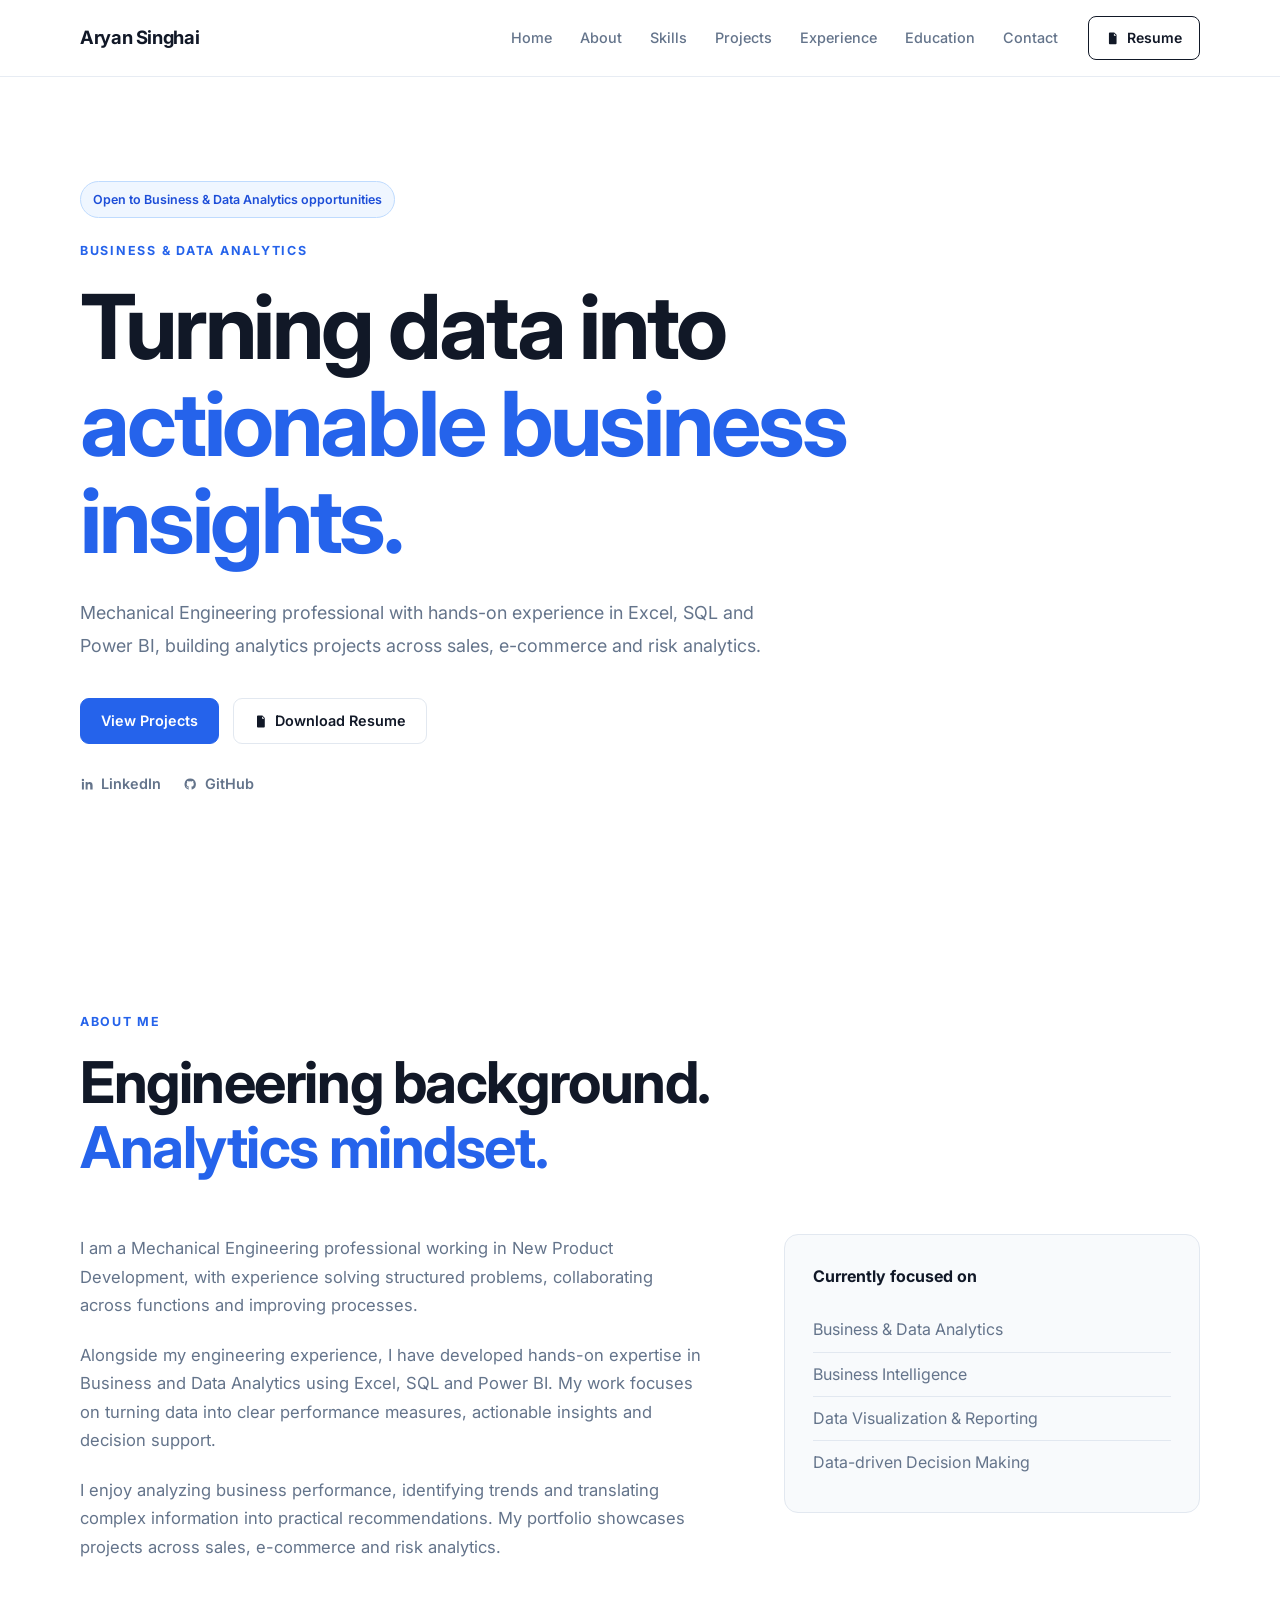
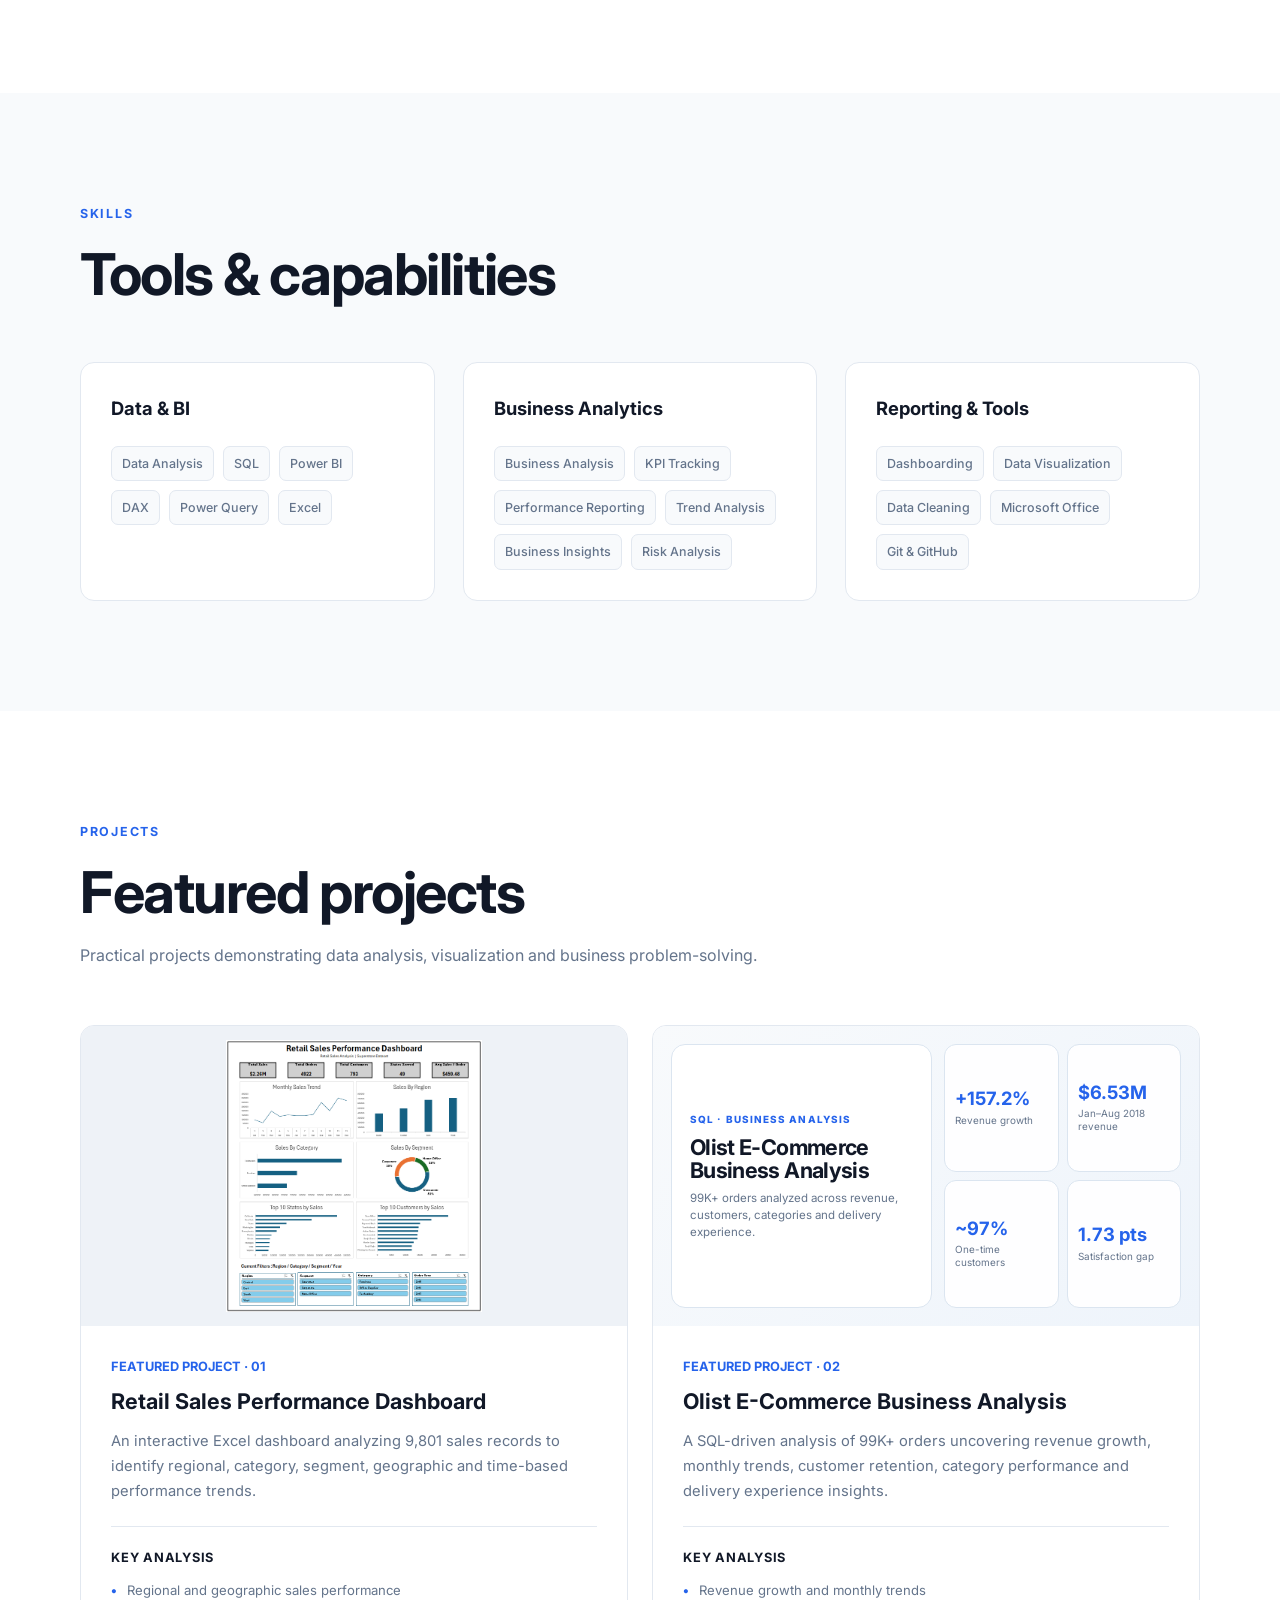
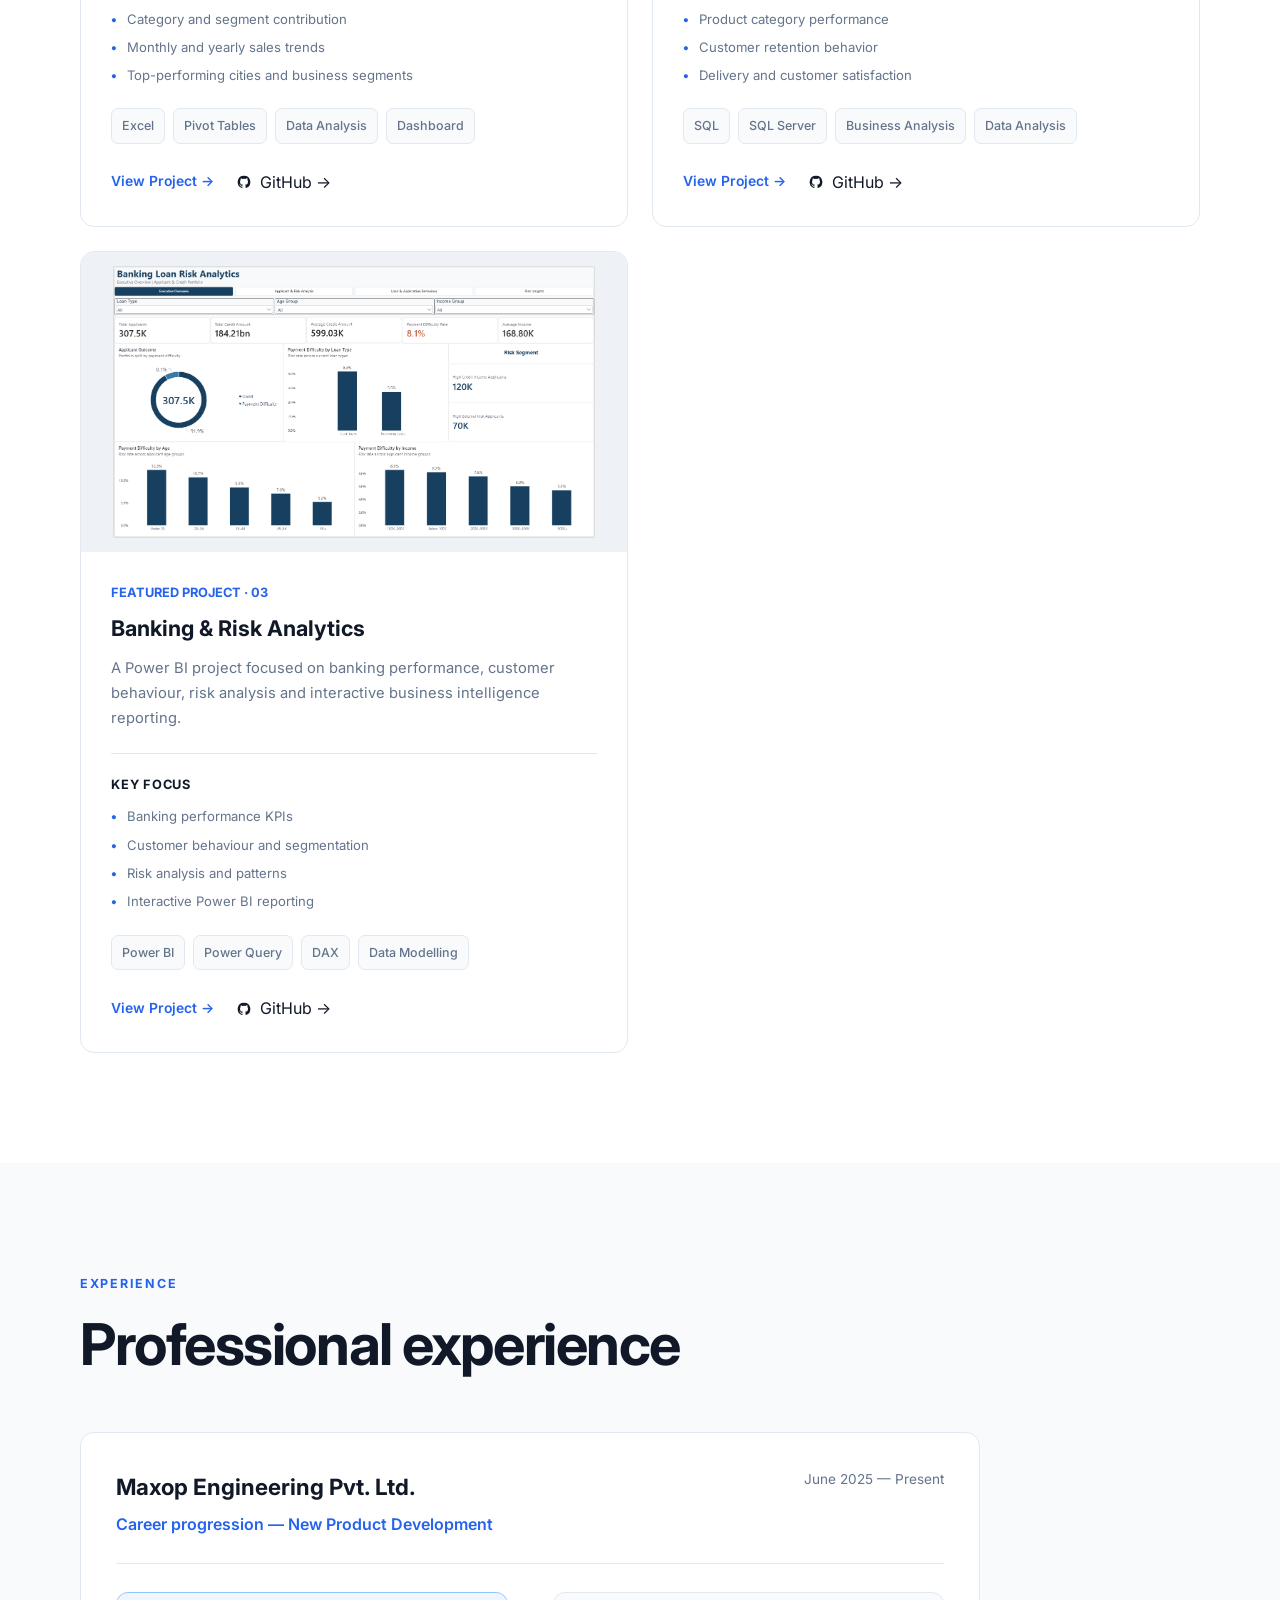
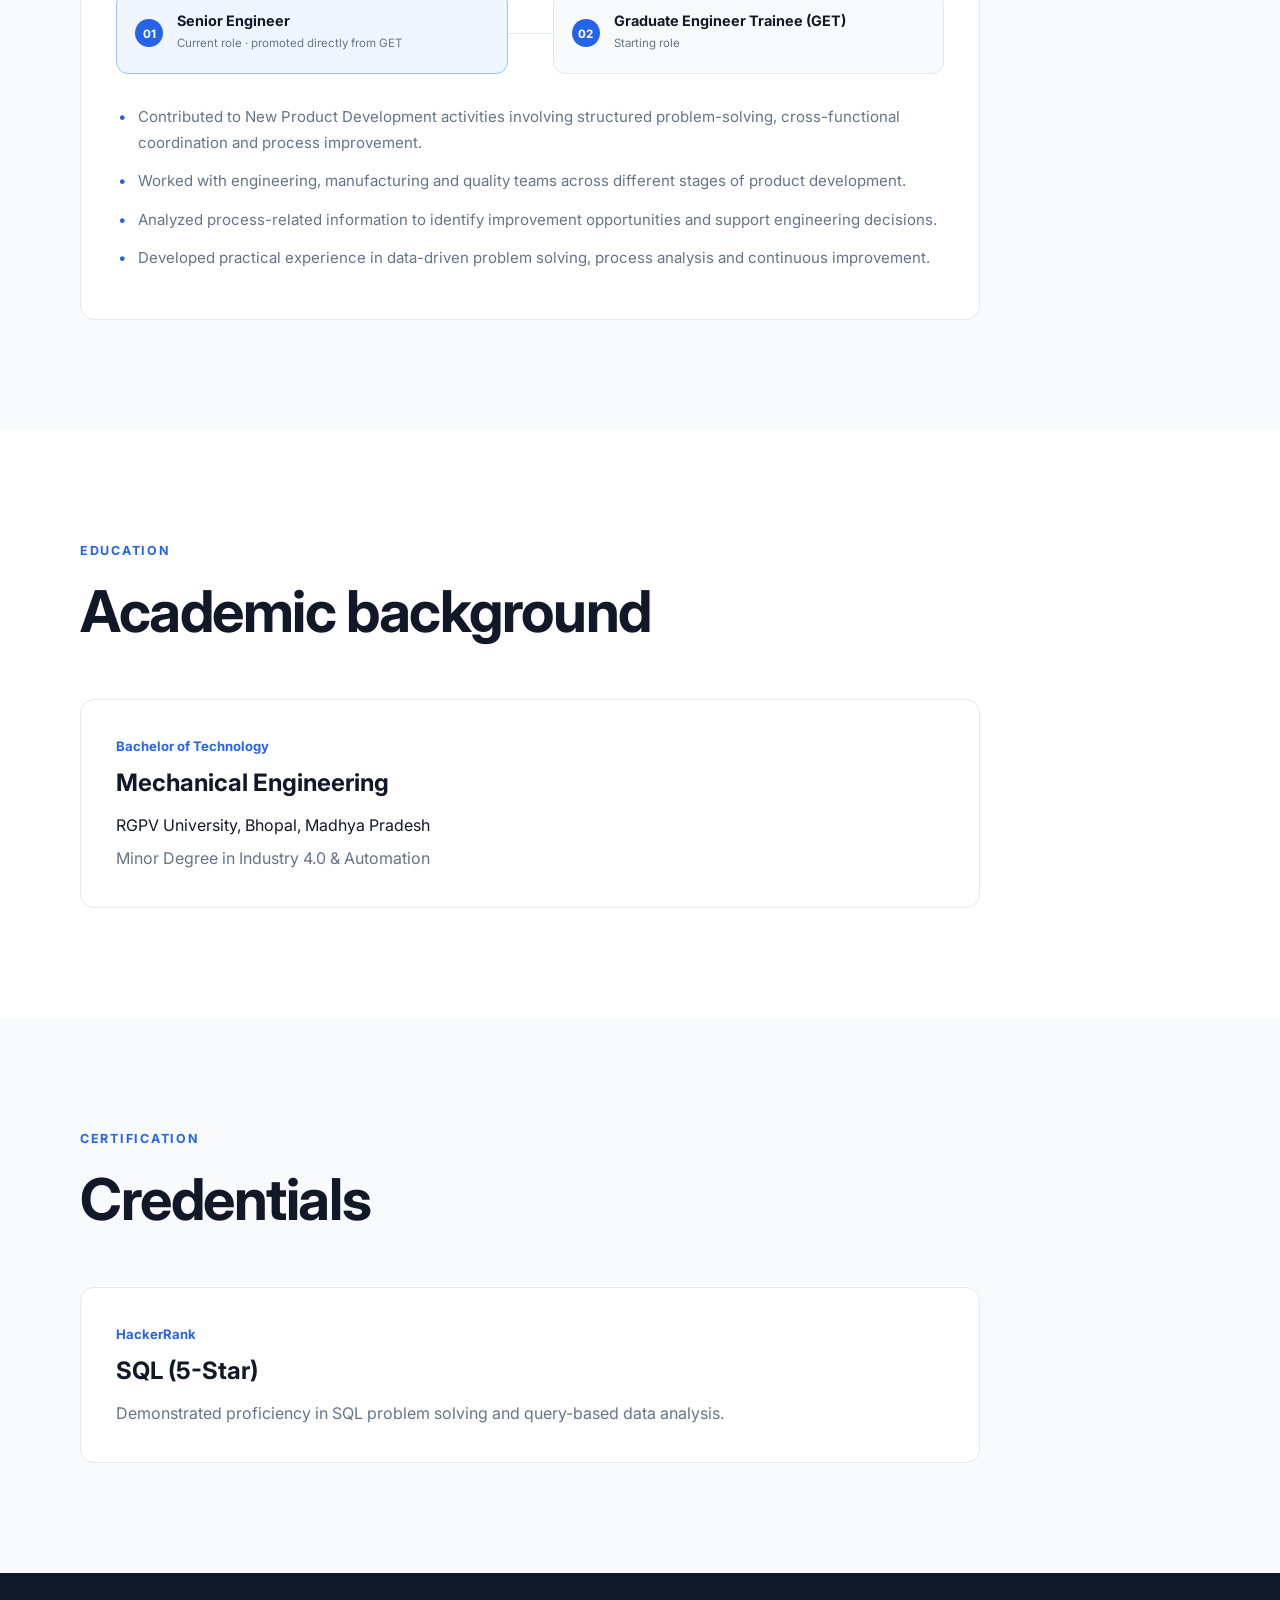
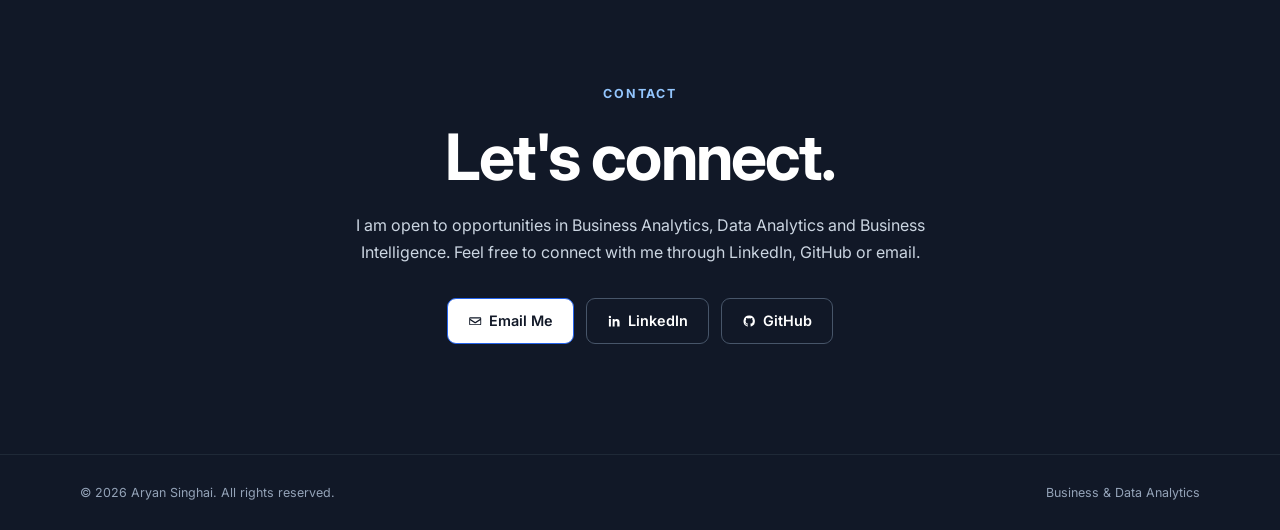
<file: index.html>
<!DOCTYPE html>
<html lang="en">
<head>
<meta charset="UTF-8"><meta name="viewport" content="width=device-width, initial-scale=1.0">
<link rel="icon" type="image/png" href="assets/images/favicon.png"><link rel="preconnect" href="https://fonts.googleapis.com"><link rel="preconnect" href="https://fonts.gstatic.com" crossorigin><link href="https://fonts.googleapis.com/css2?family=Inter:wght@400;500;600;700;800&display=swap" rel="stylesheet"><title>Aryan Singhai | Business & Data Analytics</title>
<meta name="description" content="Aryan Singhai's Business & Data Analytics portfolio featuring practical projects in Excel, SQL and Power BI, focused on data analysis, visualization and business insights."><link rel="canonical" href="https://aryan-singhai.github.io/"><meta name="author" content="Aryan Singhai"><link rel="stylesheet" href="style.css">
<style>
/* HOME PAGE REFINEMENTS — equal project preview frames + career progression */
#projects .project-image { height: 300px; background: #eef2f7; }
#projects .project-image > img { width: 100%; height: 100%; object-fit: contain; display: block; padding: 14px; }
#projects .olist-project-preview { height: 300px; padding: 18px; box-sizing: border-box; display: grid; grid-template-columns: 1.05fr .95fr; gap: 12px; background: linear-gradient(135deg,#f8fafc 0%,#eef4fb 100%); overflow: hidden; }
#projects .olist-project-preview .preview-main { min-width: 0; min-height: 0; padding: 18px; border: 1px solid #dbe5f0; border-radius: 14px; background: #fff; display: flex; flex-direction: column; justify-content: center; overflow: hidden; }
#projects .olist-project-preview .preview-kicker { color: #2563eb; font-size: .62rem; font-weight: 800; letter-spacing: .11em; text-transform: uppercase; margin-bottom: 8px; }
#projects .olist-project-preview .preview-main h4 { font-size: 1.35rem; line-height: 1.08; letter-spacing: -.03em; margin-bottom: 8px; }
#projects .olist-project-preview .preview-main p { color: #64748b; font-size: .72rem; line-height: 1.45; max-width: 260px; }
#projects .olist-project-preview .preview-kpis { min-width: 0; min-height: 0; display: grid; grid-template-columns: 1fr 1fr; grid-template-rows: minmax(0,1fr) minmax(0,1fr); gap: 8px; }
#projects .olist-project-preview .preview-kpi { min-width: 0; min-height: 0; padding: 12px 10px; border: 1px solid #dbe5f0; border-radius: 12px; background: rgba(255,255,255,.92); display: flex; flex-direction: column; justify-content: center; overflow: hidden; }
#projects .olist-project-preview .preview-kpi strong { color: #2563eb; font-size: 1.15rem; line-height: 1.05; }
#projects .olist-project-preview .preview-kpi span { margin-top: 5px; color: #64748b; font-size: .62rem; line-height: 1.25; }
#projects .banking-project-preview { height: 300px; padding: 0; overflow: hidden; background: #eef2f7; }
#projects .banking-project-preview img { width: 100%; height: 100%; object-fit: contain; display: block; }
.experience-progression { display: grid; grid-template-columns: 1fr 45px 1fr; align-items: center; margin: 28px 0 30px; }
.experience-stage { min-height: 82px; padding: 16px 18px; border: 1px solid var(--border); border-radius: 12px; background: var(--bg-alt); display: flex; align-items: center; gap: 14px; }
.experience-stage.current { border-color: #93c5fd; background: var(--accent-soft); }
/* Reverse chronological order: current role first, previous role second */
.experience-stage.current { order: 1; }
.experience-connector { order: 2; }
.experience-stage:not(.current) { order: 3; }
.experience-stage-number { width: 28px; height: 28px; flex: 0 0 28px; display: grid; place-items: center; border-radius: 50%; background: var(--accent); color: #fff; font-size: .72rem; font-weight: 750; }
.experience-stage.current .experience-stage-number { font-size: 0; }
.experience-stage.current .experience-stage-number::after { content: "01"; font-size: .72rem; }
.experience-stage:not(.current) .experience-stage-number { font-size: 0; }
.experience-stage:not(.current) .experience-stage-number::after { content: "02"; font-size: .72rem; }
.experience-stage strong { display: block; font-size: .9rem; line-height: 1.25; }
.experience-stage small { display: block; margin-top: 4px; color: var(--text-light); font-size: .72rem; }
.experience-connector { height: 1px; background: var(--border); }
.education-minor { margin-top: 6px; color: var(--text-light); }
@media (max-width: 700px) {
    #projects .project-image { height: 230px; }
    #projects .olist-project-preview { height: 230px; padding: 10px; gap: 8px; }
    #projects .olist-project-preview .preview-main { padding: 10px; border-radius: 10px; }
    #projects .olist-project-preview .preview-kicker { font-size: .52rem; letter-spacing: .09em; margin-bottom: 6px; }
    #projects .olist-project-preview .preview-main h4 { font-size: .98rem; line-height: 1.05; margin-bottom: 6px; }
    #projects .olist-project-preview .preview-main p { font-size: .6rem; line-height: 1.35; }
    #projects .olist-project-preview .preview-kpis { gap: 6px; }
    #projects .olist-project-preview .preview-kpi { padding: 8px 6px; border-radius: 9px; }
    #projects .olist-project-preview .preview-kpi strong { font-size: .82rem; }
    #projects .olist-project-preview .preview-kpi span { margin-top: 3px; font-size: .5rem; line-height: 1.2; }
    #projects .banking-project-preview { height: 230px; }
    .experience-progression { grid-template-columns: 1fr; gap: 8px; }
    .experience-connector { width: 1px; height: 16px; margin-left: 30px; }
}
</style>
<script type="application/ld+json">{"@context":"https://schema.org","@type":"Person","name":"Aryan Singhai","url":"https://aryan-singhai.github.io/","jobTitle":"Business & Data Analytics Professional","sameAs":["https://www.linkedin.com/in/aryan-singhai/","https://github.com/Aryan-Singhai"]}</script>
</head>
<body>
<header class="header"><nav class="navbar container"><a href="#home" class="logo">Aryan Singhai</a><button class="menu-toggle" id="menu-toggle" aria-label="Open navigation menu">☰</button><ul class="nav-links" id="nav-links"><li><a href="#home">Home</a></li><li><a href="#about">About</a></li><li><a href="#skills">Skills</a></li><li><a href="#projects">Projects</a></li><li><a href="#experience">Experience</a></li><li><a href="#education">Education</a></li><li><a href="#contact">Contact</a></li></ul><a href="assets/resume/Aryan_Singhai_Resume.pdf" class="resume-button" target="_blank">Resume</a></nav></header>
<main>
<section id="home" class="hero"><div class="container hero-content"><div class="hero-text"><div class="availability">Open to Business &amp; Data Analytics opportunities</div><p class="eyebrow">BUSINESS &amp; DATA ANALYTICS</p><h1>Turning data into <span>actionable business insights.</span></h1><p class="hero-description">Mechanical Engineering professional with hands-on experience in Excel, SQL and Power BI, building analytics projects across sales, e-commerce and risk analytics.</p><div class="hero-buttons"><a href="#projects" class="primary-button">View Projects</a><a href="assets/resume/Aryan_Singhai_Resume.pdf" class="secondary-button" target="_blank">Download Resume</a></div><div class="social-links"><a href="https://www.linkedin.com/in/aryan-singhai/" target="_blank" rel="noopener noreferrer">LinkedIn</a><a href="https://github.com/Aryan-Singhai" target="_blank" rel="noopener noreferrer">GitHub</a></div></div></div></section>
<section id="about" class="section"><div class="container"><div class="section-heading"><p class="section-label">ABOUT ME</p><h2>Engineering background. <span>Analytics mindset.</span></h2></div><div class="about-content"><div class="about-text"><p>I am a Mechanical Engineering professional working in New Product Development, with experience solving structured problems, collaborating across functions and improving processes.</p><p>Alongside my engineering experience, I have developed hands-on expertise in Business and Data Analytics using Excel, SQL and Power BI. My work focuses on turning data into clear performance measures, actionable insights and decision support.</p><p>I enjoy analyzing business performance, identifying trends and translating complex information into practical recommendations. My portfolio showcases projects across sales, e-commerce and risk analytics.</p></div><div class="about-focus"><h3>Currently focused on</h3><ul><li>Business &amp; Data Analytics</li><li>Business Intelligence</li><li>Data Visualization &amp; Reporting</li><li>Data-driven Decision Making</li></ul></div></div></div></section>
<section id="skills" class="section section-alt"><div class="container"><div class="section-heading"><p class="section-label">SKILLS</p><h2>Tools &amp; capabilities</h2></div><div class="skills-grid"><div class="skill-card"><h3>Data &amp; BI</h3><div class="skill-list"><span>Data Analysis</span><span>SQL</span><span>Power BI</span><span>DAX</span><span>Power Query</span><span>Excel</span></div></div><div class="skill-card"><h3>Business Analytics</h3><div class="skill-list"><span>Business Analysis</span><span>KPI Tracking</span><span>Performance Reporting</span><span>Trend Analysis</span><span>Business Insights</span><span>Risk Analysis</span></div></div><div class="skill-card"><h3>Reporting &amp; Tools</h3><div class="skill-list"><span>Dashboarding</span><span>Data Visualization</span><span>Data Cleaning</span><span>Microsoft Office</span><span>Git &amp; GitHub</span></div></div></div></div></section>
<section id="projects" class="section"><div class="container"><div class="section-heading"><p class="section-label">PROJECTS</p><h2>Featured projects</h2><p>Practical projects demonstrating data analysis, visualization and business problem-solving.</p></div><div class="projects-grid">
<article class="project-card"><div class="project-image"><img src="assets/images/retail-sales-dashboard.png" alt="Retail Sales Performance Dashboard created by Aryan Singhai" loading="lazy"></div><div class="project-content"><p class="project-number">FEATURED PROJECT · 01</p><h3>Retail Sales Performance Dashboard</h3><p class="project-description">An interactive Excel dashboard analyzing 9,801 sales records to identify regional, category, segment, geographic and time-based performance trends.</p><div class="project-highlights"><p>Key analysis</p><ul><li>Regional and geographic sales performance</li><li>Category and segment contribution</li><li>Monthly and yearly sales trends</li><li>Top-performing cities and business segments</li></ul></div><div class="project-tags"><span>Excel</span><span>Pivot Tables</span><span>Data Analysis</span><span>Dashboard</span></div><div class="project-links"><a href="retail-sales-dashboard.html" class="project-link">View Project →</a><a href="https://github.com/Aryan-Singhai/retail-sales-performance-dashboard" target="_blank" rel="noopener noreferrer">GitHub →</a></div></div></article>
<article class="project-card"><div class="project-image olist-project-preview"><div class="preview-main"><span class="preview-kicker">SQL · Business Analysis</span><h4>Olist E-Commerce<br>Business Analysis</h4><p>99K+ orders analyzed across revenue, customers, categories and delivery experience.</p></div><div class="preview-kpis"><div class="preview-kpi"><strong>+157.2%</strong><span>Revenue growth</span></div><div class="preview-kpi"><strong>$6.53M</strong><span>Jan–Aug 2018 revenue</span></div><div class="preview-kpi"><strong>~97%</strong><span>One-time customers</span></div><div class="preview-kpi"><strong>1.73 pts</strong><span>Satisfaction gap</span></div></div></div><div class="project-content"><p class="project-number">FEATURED PROJECT · 02</p><h3>Olist E-Commerce Business Analysis</h3><p class="project-description">A SQL-driven analysis of 99K+ orders uncovering revenue growth, monthly trends, customer retention, category performance and delivery experience insights.</p><div class="project-highlights"><p>Key analysis</p><ul><li>Revenue growth and monthly trends</li><li>Product category performance</li><li>Customer retention behavior</li><li>Delivery and customer satisfaction</li></ul></div><div class="project-tags"><span>SQL</span><span>SQL Server</span><span>Business Analysis</span><span>Data Analysis</span></div><div class="project-links"><a href="olist-ecommerce-analysis.html" class="project-link">View Project →</a><a href="https://github.com/Aryan-Singhai/olist-ecommerce-sql-analysis" target="_blank" rel="noopener noreferrer">GitHub →</a></div></div></article>
<article class="project-card"><div class="project-image banking-project-preview"><img src="assets/images/banking-risk/executive-overview.png" alt="Banking Loan Risk Analytics Power BI Executive Overview dashboard created by Aryan Singhai" loading="lazy"></div><div class="project-content"><p class="project-number">FEATURED PROJECT · 03</p><h3>Banking &amp; Risk Analytics</h3><p class="project-description">A Power BI project focused on banking performance, customer behaviour, risk analysis and interactive business intelligence reporting.</p><div class="project-highlights"><p>Key focus</p><ul><li>Banking performance KPIs</li><li>Customer behaviour and segmentation</li><li>Risk analysis and patterns</li><li>Interactive Power BI reporting</li></ul></div><div class="project-tags"><span>Power BI</span><span>Power Query</span><span>DAX</span><span>Data Modelling</span></div><div class="project-links"><a href="banking-risk-analytics.html" class="project-link">View Project →</a><a href="https://github.com/Aryan-Singhai/banking-risk-analytics-power-bi" target="_blank" rel="noopener noreferrer">GitHub →</a></div></div></article>
</div></div></section>
<section id="experience" class="section section-alt"><div class="container"><div class="section-heading"><p class="section-label">EXPERIENCE</p><h2>Professional experience</h2></div><div class="experience-item"><div class="experience-header"><div><h3>Maxop Engineering Pvt. Ltd.</h3><p class="experience-role">Career progression — New Product Development</p></div><span class="experience-date">June 2025 — Present</span></div><div class="experience-progression"><div class="experience-stage"><span class="experience-stage-number">01</span><div><strong>Graduate Engineer Trainee (GET)</strong><small>Starting role</small></div></div><div class="experience-connector"></div><div class="experience-stage current"><span class="experience-stage-number">02</span><div><strong>Senior Engineer</strong><small>Current role · promoted directly from GET</small></div></div></div><ul class="experience-points"><li>Contributed to New Product Development activities involving structured problem-solving, cross-functional coordination and process improvement.</li><li>Worked with engineering, manufacturing and quality teams across different stages of product development.</li><li>Analyzed process-related information to identify improvement opportunities and support engineering decisions.</li><li>Developed practical experience in data-driven problem solving, process analysis and continuous improvement.</li></ul></div></div></section>
<section id="education" class="section"><div class="container"><div class="section-heading"><p class="section-label">EDUCATION</p><h2>Academic background</h2></div><div class="education-card"><p class="education-degree">Bachelor of Technology</p><h3>Mechanical Engineering</h3><p>RGPV University, Bhopal, Madhya Pradesh</p><p class="education-minor">Minor Degree in Industry 4.0 &amp; Automation</p></div></div></section>
<section id="certifications" class="section section-alt"><div class="container"><div class="section-heading"><p class="section-label">CERTIFICATION</p><h2>Credentials</h2></div><div class="education-card"><p class="education-degree">HackerRank</p><h3>SQL (5-Star)</h3><p>Demonstrated proficiency in SQL problem solving and query-based data analysis.</p></div></div></section><section id="contact" class="section contact-section"><div class="container contact-content"><p class="section-label">CONTACT</p><h2>Let's connect.</h2><p>I am open to opportunities in Business Analytics, Data Analytics and Business Intelligence. Feel free to connect with me through LinkedIn, GitHub or email.</p><div class="contact-links"><a href="mailto:singhaiaryan45@gmail.com" class="primary-button">Email Me</a><a href="https://www.linkedin.com/in/aryan-singhai/" target="_blank" rel="noopener noreferrer" class="secondary-button">LinkedIn</a><a href="https://github.com/Aryan-Singhai" target="_blank" rel="noopener noreferrer" class="secondary-button">GitHub</a></div></div></section>
</main><footer class="footer"><div class="container footer-content"><p>© 2026 Aryan Singhai. All rights reserved.</p><p>Business &amp; Data Analytics</p></div></footer><script src="script.js"></script></body></html>
</file>
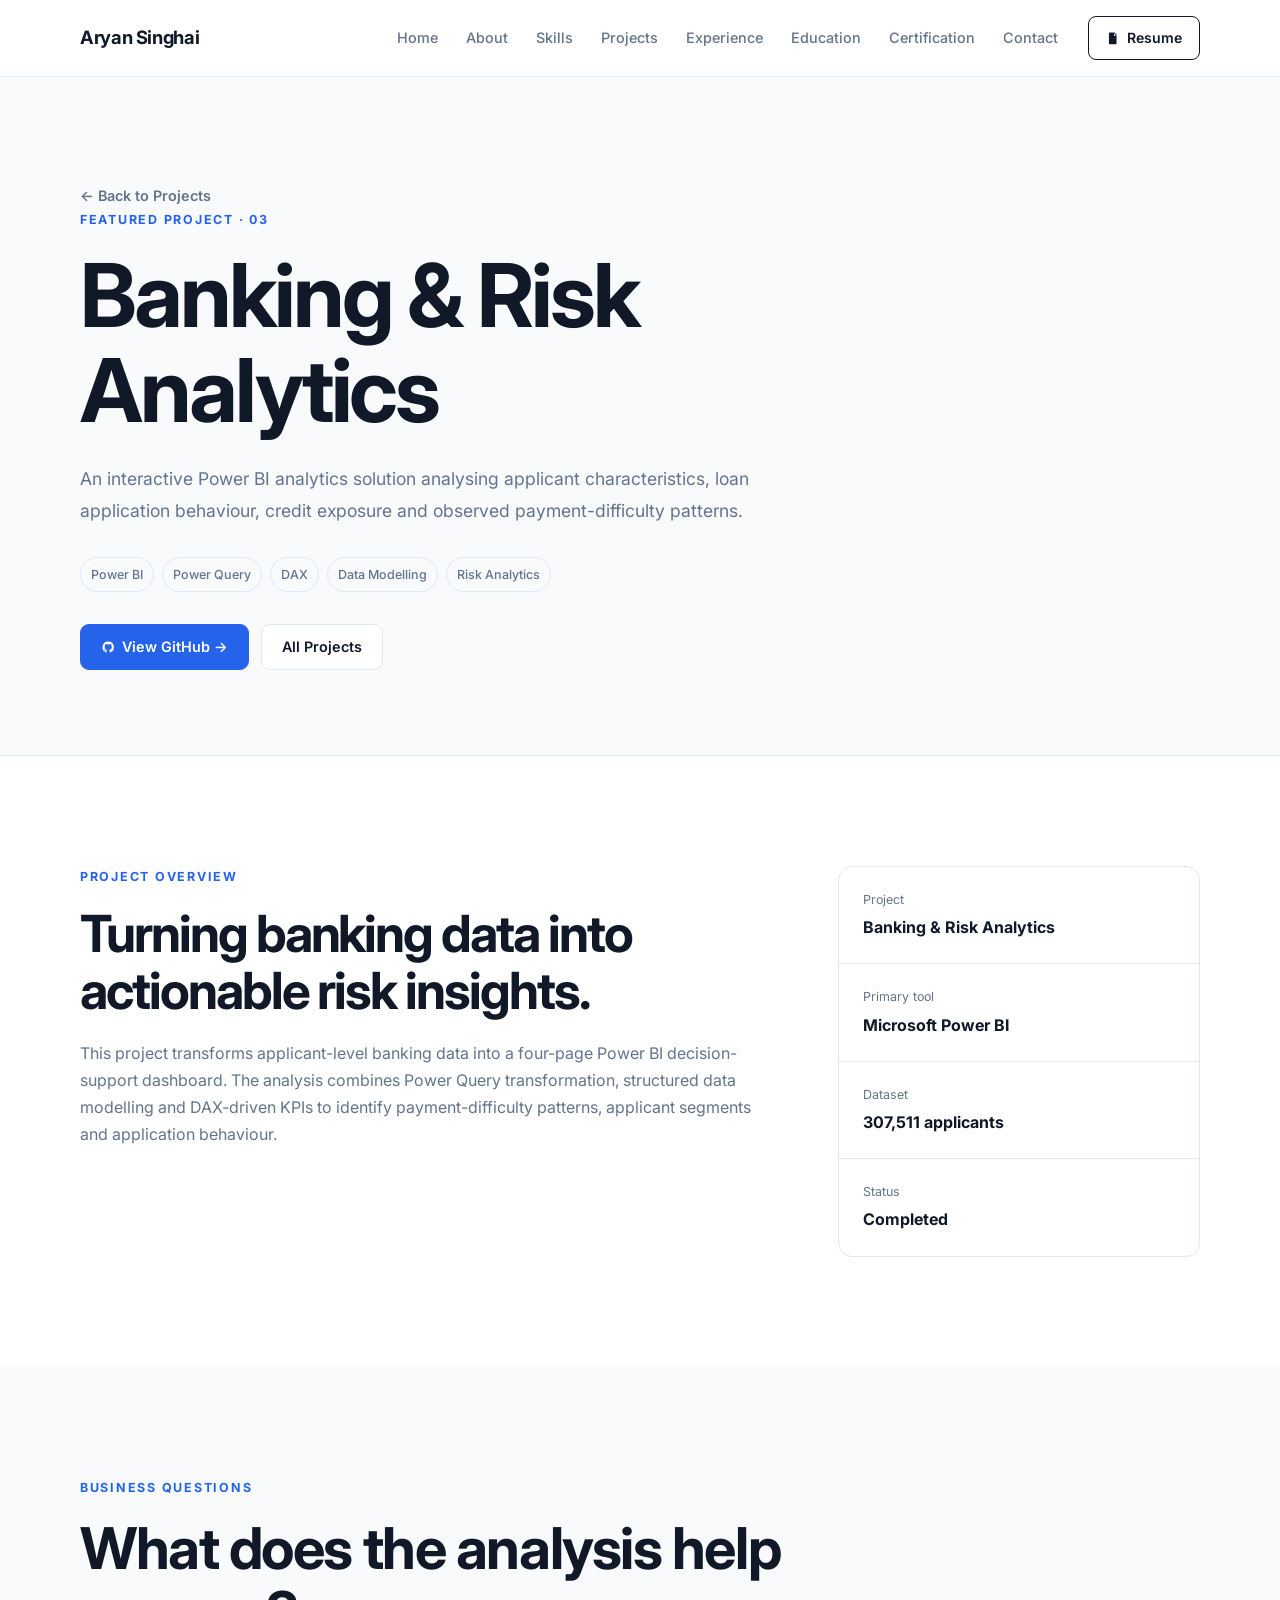
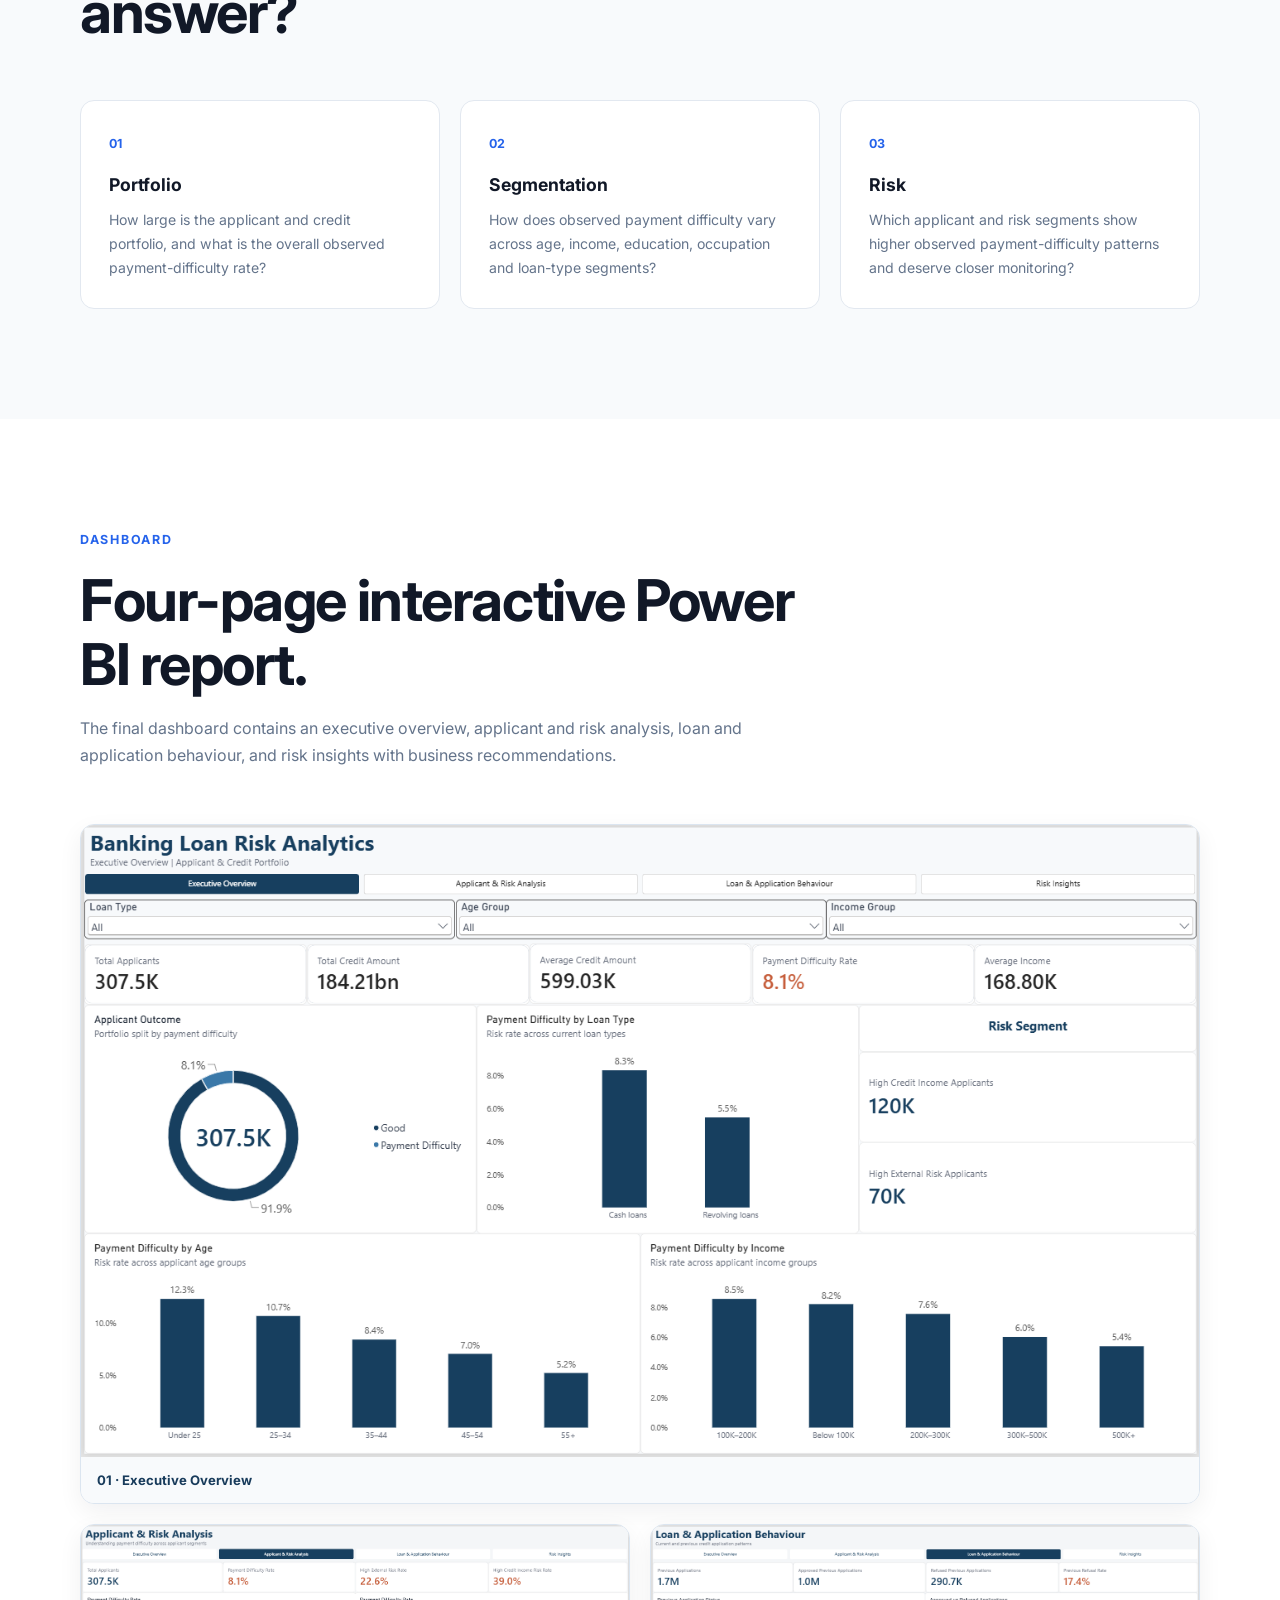
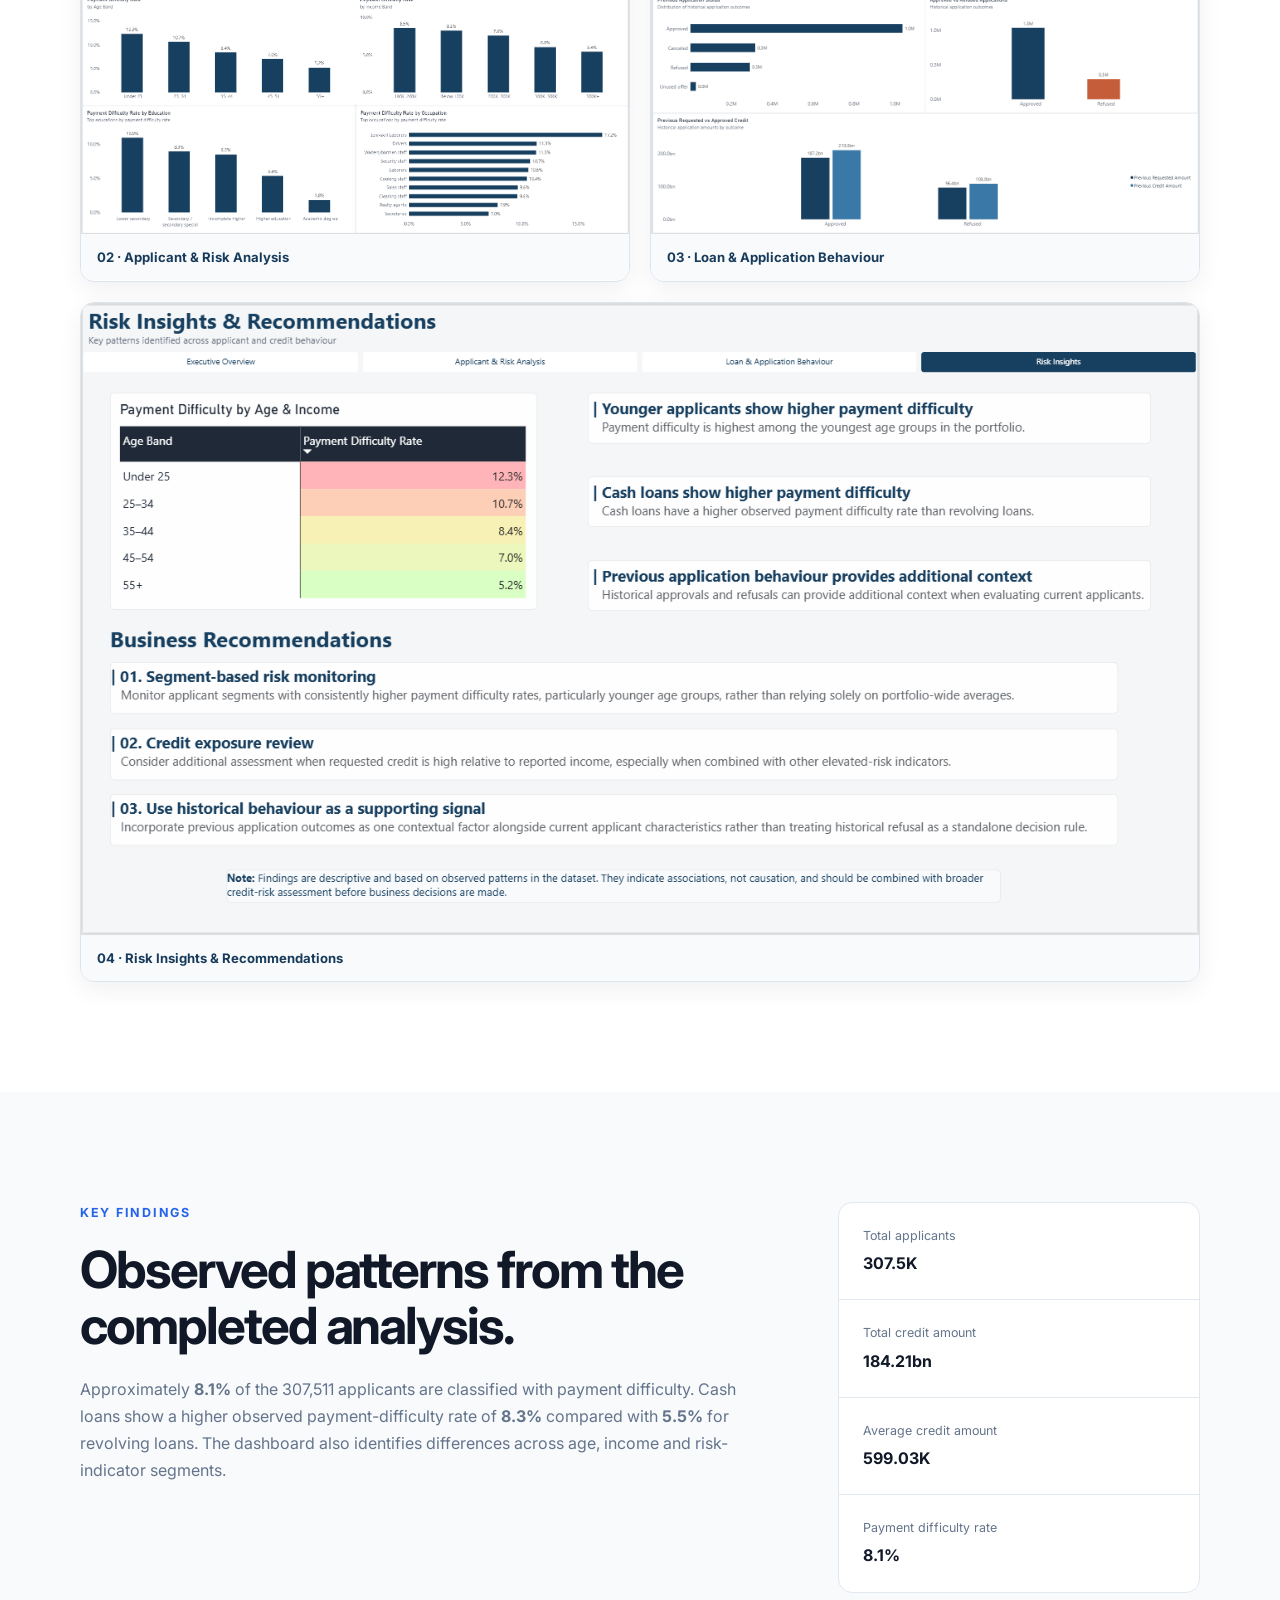
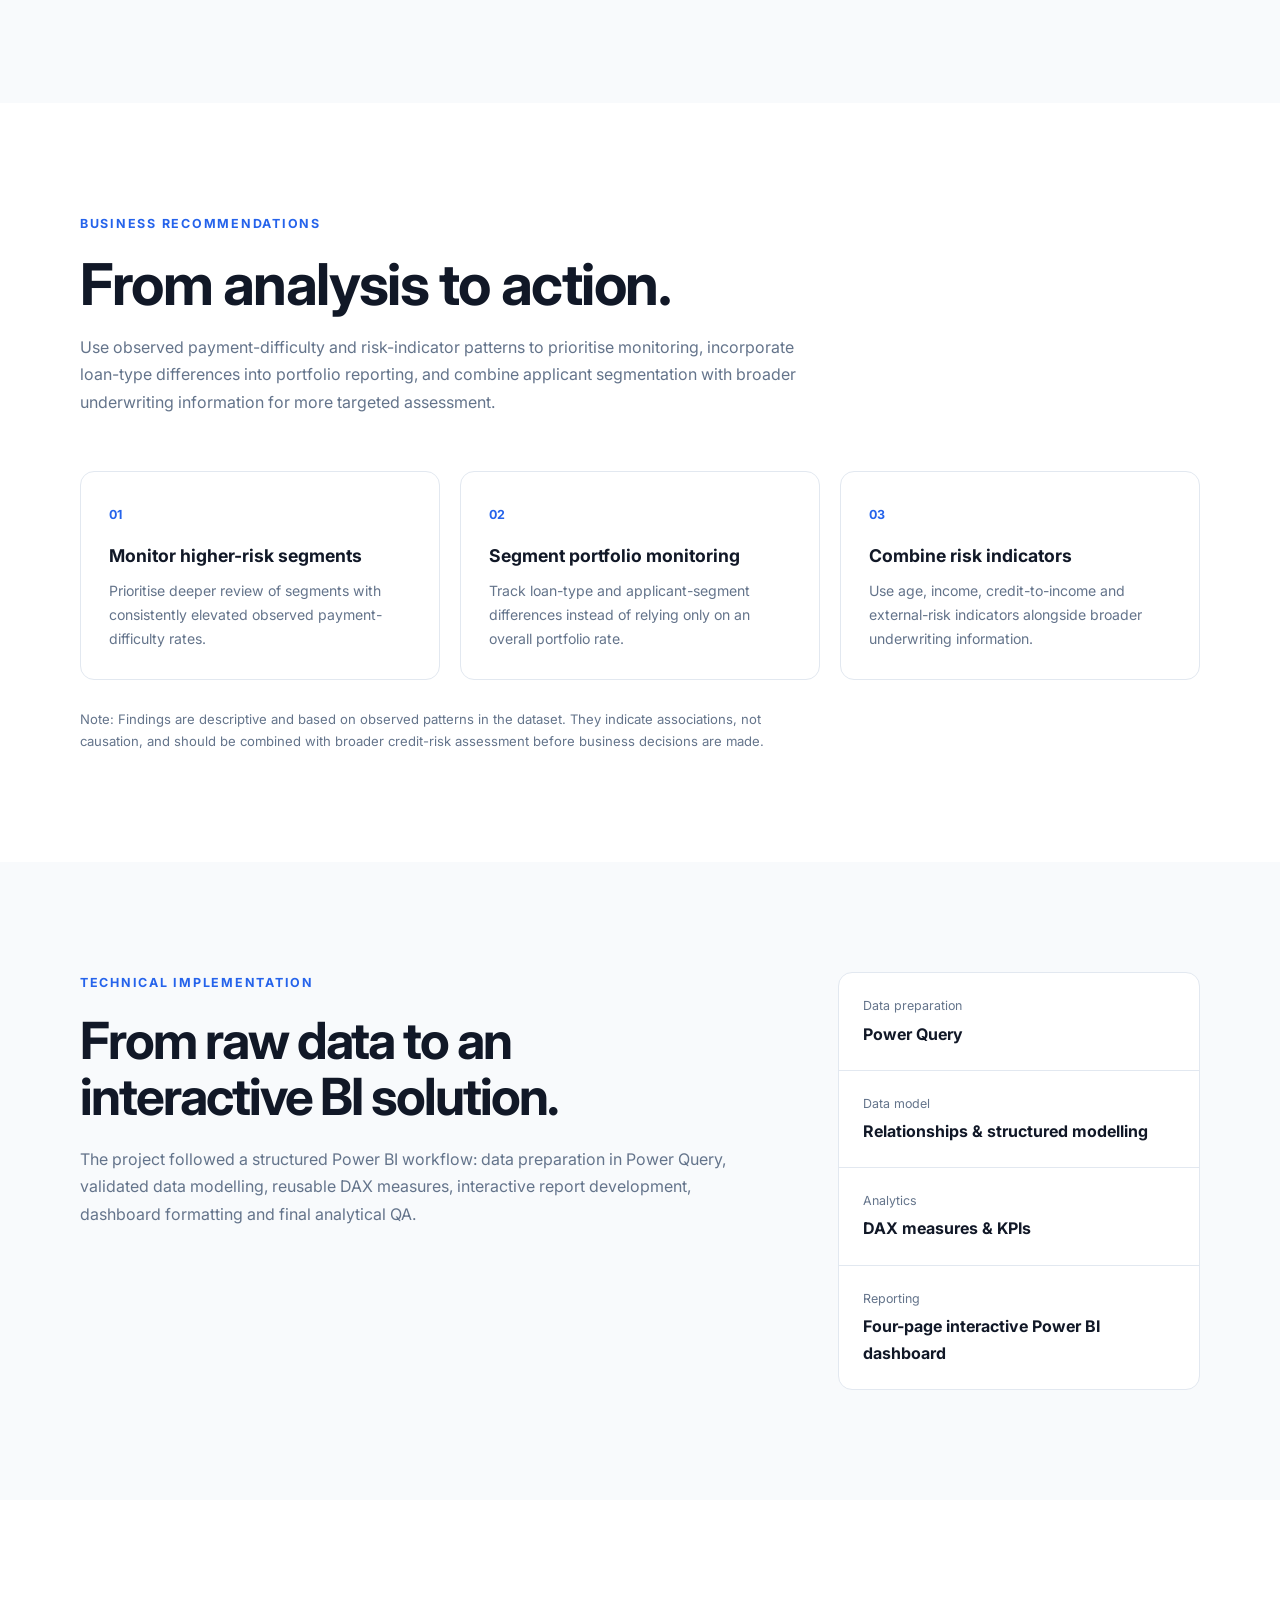
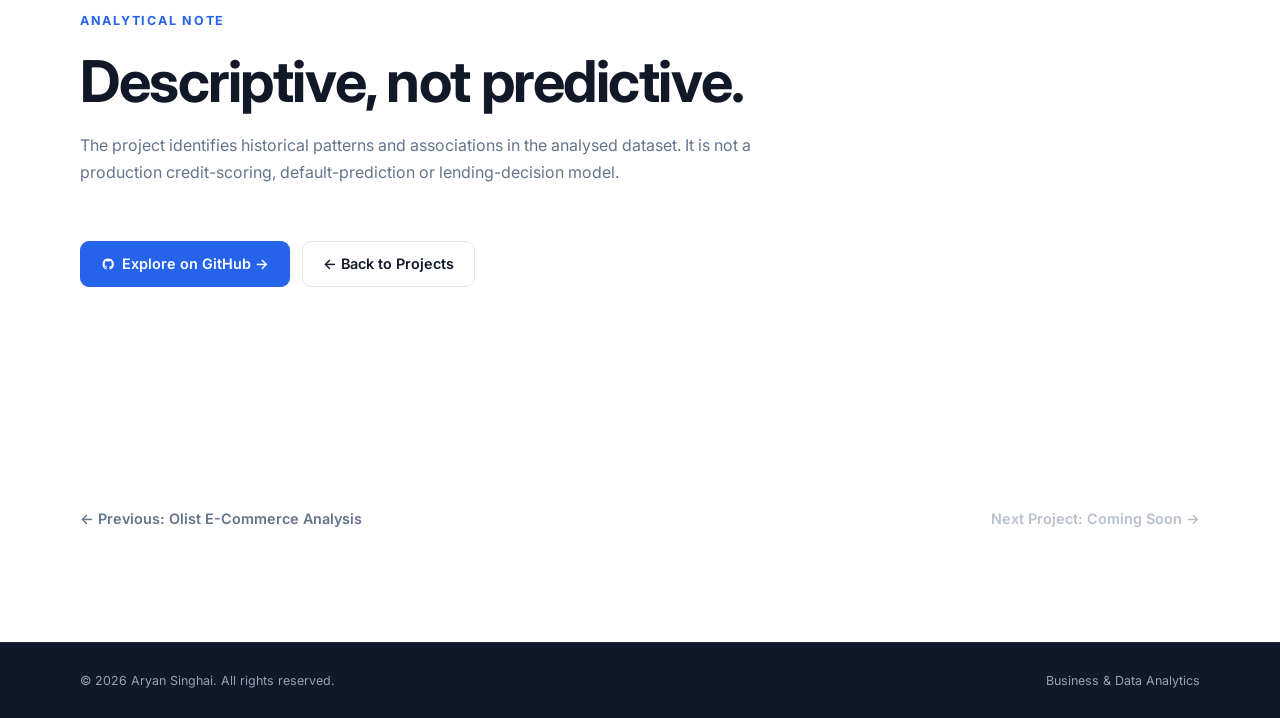
<file: banking-risk-analytics.html>
<!DOCTYPE html><html lang="en"><head><meta charset="UTF-8"><meta name="viewport" content="width=device-width, initial-scale=1.0"><link rel="icon" type="image/png" href="assets/images/favicon.png"><link rel="preconnect" href="https://fonts.googleapis.com"><link rel="preconnect" href="https://fonts.gstatic.com" crossorigin><link href="https://fonts.googleapis.com/css2?family=Inter:wght@400;500;600;700;800&display=swap" rel="stylesheet"><title>Banking &amp; Risk Analytics | Aryan Singhai</title><meta name="description" content="Banking &amp; Risk Analytics Power BI project by Aryan Singhai, analysing applicant behaviour, payment difficulty and risk patterns with Power BI, Power Query and DAX."><link rel="canonical" href="https://aryan-singhai.github.io/banking-risk-analytics.html"><meta name="author" content="Aryan Singhai"><link rel="stylesheet" href="style.css"><style>.dashboard-gallery{display:grid;grid-template-columns:1fr 1fr;gap:20px;margin-top:30px}.dashboard-shot{margin:0;border:1px solid #dbe5f0;border-radius:14px;background:#fff;overflow:hidden;box-shadow:0 8px 24px rgba(15,23,42,.06)}.dashboard-shot img{display:block;width:100%;height:auto}.dashboard-shot figcaption{padding:12px 16px;font-size:.82rem;font-weight:700;color:#183b5b;background:#f8fafc}.dashboard-shot-wide{grid-column:1/-1}@media(max-width:700px){.dashboard-gallery{grid-template-columns:1fr}.dashboard-shot-wide{grid-column:auto}}</style></head><body><header class="header"><nav class="navbar container"><a href="index.html#home" class="logo">Aryan Singhai</a><button class="menu-toggle" id="menu-toggle" aria-label="Open navigation menu">☰</button><ul class="nav-links" id="nav-links"><li><a href="index.html#home">Home</a></li><li><a href="index.html#about">About</a></li><li><a href="index.html#skills">Skills</a></li><li><a href="index.html#projects">Projects</a></li><li><a href="index.html#experience">Experience</a></li><li><a href="index.html#education">Education</a></li><li><a href="index.html#certifications">Certification</a></li><li><a href="index.html#contact">Contact</a></li></ul><a href="assets/resume/Aryan_Singhai_Resume.pdf" class="resume-button" target="_blank">Resume</a></nav></header><main><section class="project-case-hero"><div class="container"><a href="index.html#projects" class="back-link">← Back to Projects</a><p class="section-label case-eyebrow">FEATURED PROJECT · 03</p><h1>Banking &amp; Risk<br><span>Analytics</span></h1><p class="case-hero-description">An interactive Power BI analytics solution analysing applicant characteristics, loan application behaviour, credit exposure and observed payment-difficulty patterns.</p><div class="project-tech-tags case-tags"><span>Power BI</span><span>Power Query</span><span>DAX</span><span>Data Modelling</span><span>Risk Analytics</span></div><div class="case-buttons"><a href="https://github.com/Aryan-Singhai/banking-risk-analytics-power-bi" class="primary-button" target="_blank" rel="noopener noreferrer">View GitHub →</a><a href="index.html#projects" class="secondary-button">All Projects</a></div></div></section><section class="section"><div class="container"><div class="case-grid"><div><p class="section-label">PROJECT OVERVIEW</p><h2>Turning banking data into actionable risk insights.</h2><p class="case-text">This project transforms applicant-level banking data into a four-page Power BI decision-support dashboard. The analysis combines Power Query transformation, structured data modelling and DAX-driven KPIs to identify payment-difficulty patterns, applicant segments and application behaviour.</p></div><aside class="case-info-card"><div class="info-item"><span>Project</span><strong>Banking &amp; Risk Analytics</strong></div><div class="info-item"><span>Primary tool</span><strong>Microsoft Power BI</strong></div><div class="info-item"><span>Dataset</span><strong>307,511 applicants</strong></div><div class="info-item"><span>Status</span><strong>Completed</strong></div></aside></div></div></section><section class="section section-alt"><div class="container"><div class="section-heading"><p class="section-label">BUSINESS QUESTIONS</p><h2>What does the analysis help answer?</h2></div><div class="question-grid"><article class="question-card"><span>01</span><h3>Portfolio</h3><p>How large is the applicant and credit portfolio, and what is the overall observed payment-difficulty rate?</p></article><article class="question-card"><span>02</span><h3>Segmentation</h3><p>How does observed payment difficulty vary across age, income, education, occupation and loan-type segments?</p></article><article class="question-card"><span>03</span><h3>Risk</h3><p>Which applicant and risk segments show higher observed payment-difficulty patterns and deserve closer monitoring?</p></article></div></div></section><section class="section"><div class="container"><div class="section-heading"><p class="section-label">DASHBOARD</p><h2>Four-page interactive Power BI report.</h2><p>The final dashboard contains an executive overview, applicant and risk analysis, loan and application behaviour, and risk insights with business recommendations.</p></div><div class="dashboard-gallery"><figure class="dashboard-shot dashboard-shot-wide"><img src="assets/images/banking-risk/executive-overview.png" alt="Executive Overview — Banking Loan Risk Analytics" loading="lazy"><figcaption>01 · Executive Overview</figcaption></figure><figure class="dashboard-shot"><img src="assets/images/banking-risk/applicant-risk-analysis.png" alt="Applicant and Risk Analysis — Banking Loan Risk Analytics" loading="lazy"><figcaption>02 · Applicant &amp; Risk Analysis</figcaption></figure><figure class="dashboard-shot"><img src="assets/images/banking-risk/loan-application-behaviour.png" alt="Loan and Application Behaviour — Banking Loan Risk Analytics" loading="lazy"><figcaption>03 · Loan &amp; Application Behaviour</figcaption></figure><figure class="dashboard-shot dashboard-shot-wide"><img src="assets/images/banking-risk/risk-insights-recommendations.png" alt="Risk Insights and Recommendations — Banking Loan Risk Analytics" loading="lazy"><figcaption>04 · Risk Insights &amp; Recommendations</figcaption></figure></div></div></section><section class="section section-alt"><div class="container"><div class="case-grid"><div><p class="section-label">KEY FINDINGS</p><h2>Observed patterns from the completed analysis.</h2><p class="case-text">Approximately <strong>8.1%</strong> of the 307,511 applicants are classified with payment difficulty. Cash loans show a higher observed payment-difficulty rate of <strong>8.3%</strong> compared with <strong>5.5%</strong> for revolving loans. The dashboard also identifies differences across age, income and risk-indicator segments.</p></div><aside class="case-info-card"><div class="info-item"><span>Total applicants</span><strong>307.5K</strong></div><div class="info-item"><span>Total credit amount</span><strong>184.21bn</strong></div><div class="info-item"><span>Average credit amount</span><strong>599.03K</strong></div><div class="info-item"><span>Payment difficulty rate</span><strong>8.1%</strong></div></aside></div></div></section><section class="section"><div class="container"><div class="section-heading"><p class="section-label">BUSINESS RECOMMENDATIONS</p><h2>From analysis to action.</h2><p>Use observed payment-difficulty and risk-indicator patterns to prioritise monitoring, incorporate loan-type differences into portfolio reporting, and combine applicant segmentation with broader underwriting information for more targeted assessment.</p></div><div class="question-grid"><article class="question-card"><span>01</span><h3>Monitor higher-risk segments</h3><p>Prioritise deeper review of segments with consistently elevated observed payment-difficulty rates.</p></article><article class="question-card"><span>02</span><h3>Segment portfolio monitoring</h3><p>Track loan-type and applicant-segment differences instead of relying only on an overall portfolio rate.</p></article><article class="question-card"><span>03</span><h3>Combine risk indicators</h3><p>Use age, income, credit-to-income and external-risk indicators alongside broader underwriting information.</p></article></div><p class="case-text" style="margin-top:28px;font-size:.82rem;">Note: Findings are descriptive and based on observed patterns in the dataset. They indicate associations, not causation, and should be combined with broader credit-risk assessment before business decisions are made.</p></div></section><section class="section section-alt"><div class="container"><div class="case-grid"><div><p class="section-label">TECHNICAL IMPLEMENTATION</p><h2>From raw data to an interactive BI solution.</h2><p class="case-text">The project followed a structured Power BI workflow: data preparation in Power Query, validated data modelling, reusable DAX measures, interactive report development, dashboard formatting and final analytical QA.</p></div><aside class="case-info-card"><div class="info-item"><span>Data preparation</span><strong>Power Query</strong></div><div class="info-item"><span>Data model</span><strong>Relationships &amp; structured modelling</strong></div><div class="info-item"><span>Analytics</span><strong>DAX measures &amp; KPIs</strong></div><div class="info-item"><span>Reporting</span><strong>Four-page interactive Power BI dashboard</strong></div></aside></div></div></section><section class="section"><div class="container"><div class="section-heading"><p class="section-label">ANALYTICAL NOTE</p><h2>Descriptive, not predictive.</h2><p>The project identifies historical patterns and associations in the analysed dataset. It is not a production credit-scoring, default-prediction or lending-decision model.</p></div><div class="case-buttons"><a href="https://github.com/Aryan-Singhai/banking-risk-analytics-power-bi" class="primary-button" target="_blank" rel="noopener noreferrer">Explore on GitHub →</a><a href="index.html#projects" class="secondary-button">← Back to Projects</a></div></div></section><section class="section"><div class="container"><div style="display:flex;justify-content:space-between;gap:16px;align-items:center;flex-wrap:wrap;"><a href="olist-ecommerce-analysis.html" class="back-link">← Previous: Olist E-Commerce Analysis</a><span class="back-link" style="opacity:.45;cursor:default;">Next Project: Coming Soon →</span></div></div></section></main><footer class="footer"><div class="container footer-content"><p>© 2026 Aryan Singhai. All rights reserved.</p><p>Business &amp; Data Analytics</p></div></footer><script src="script.js"></script></body></html>
</file>
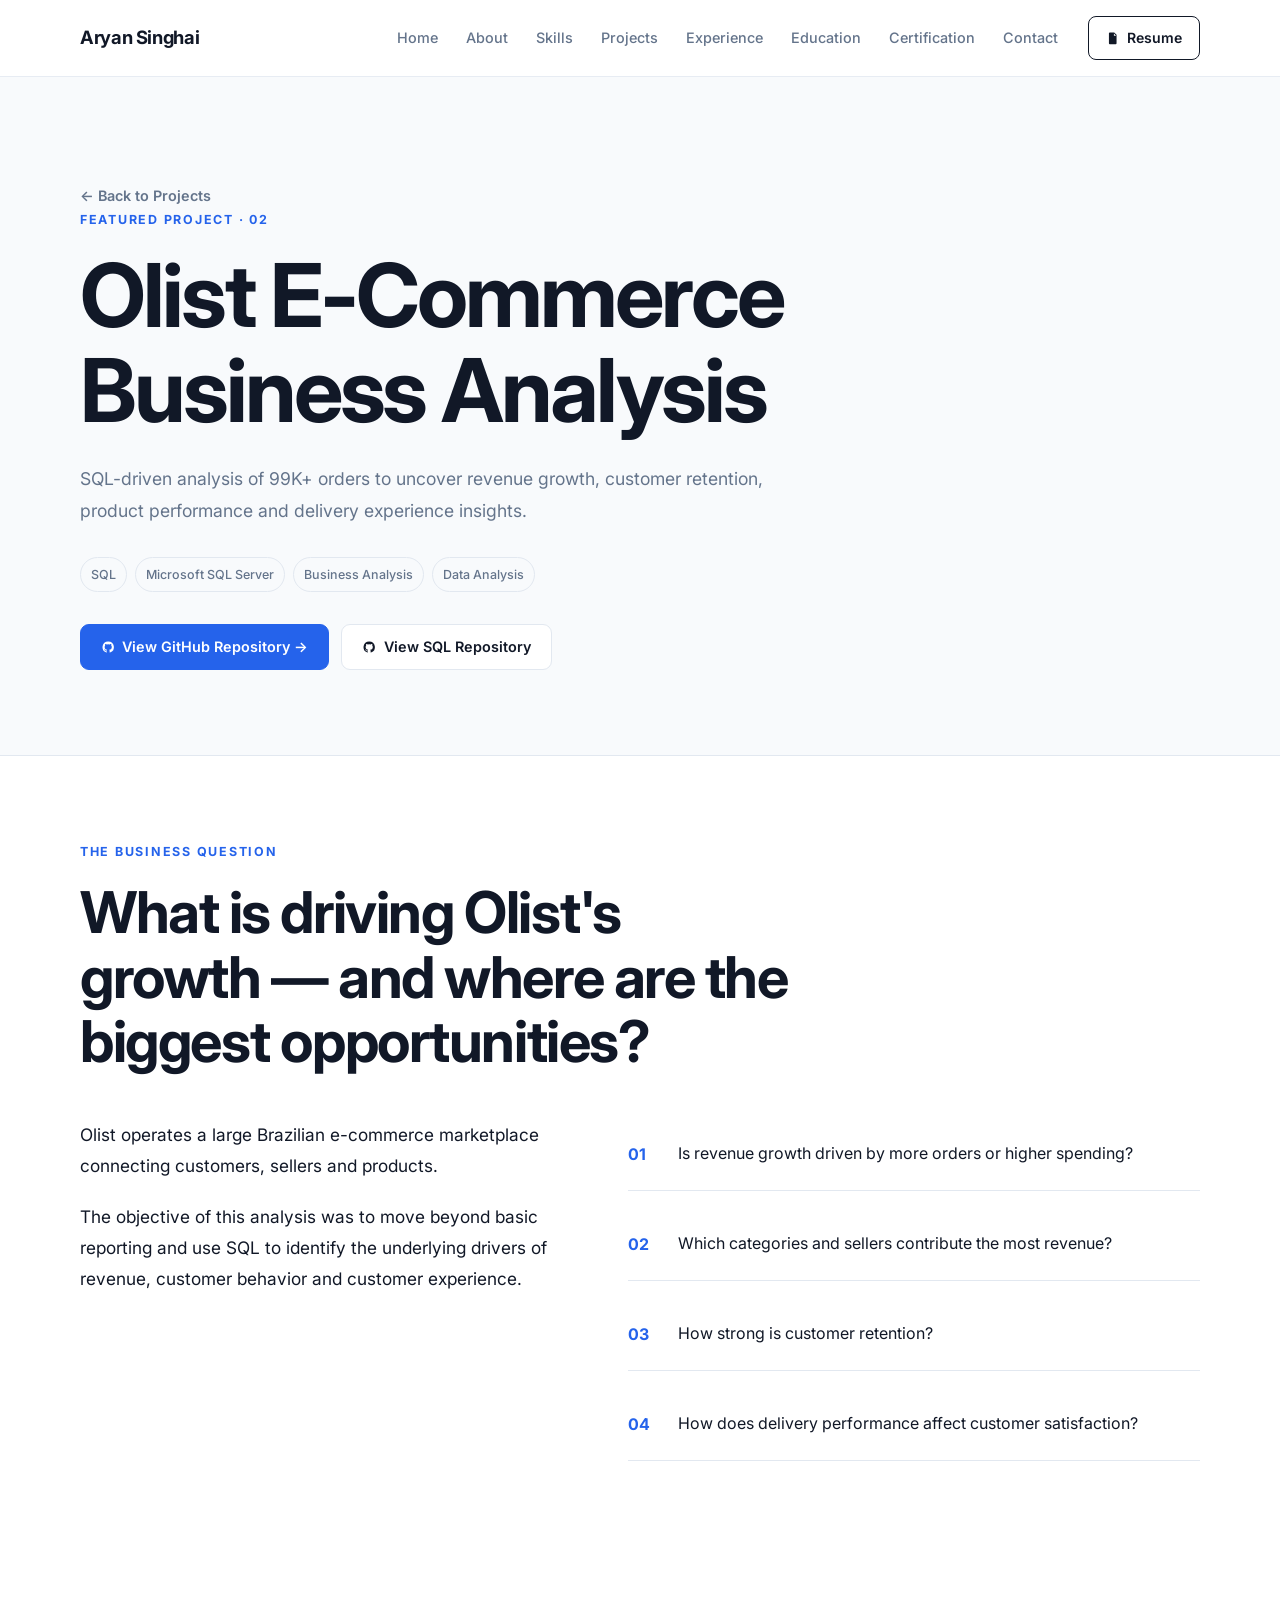
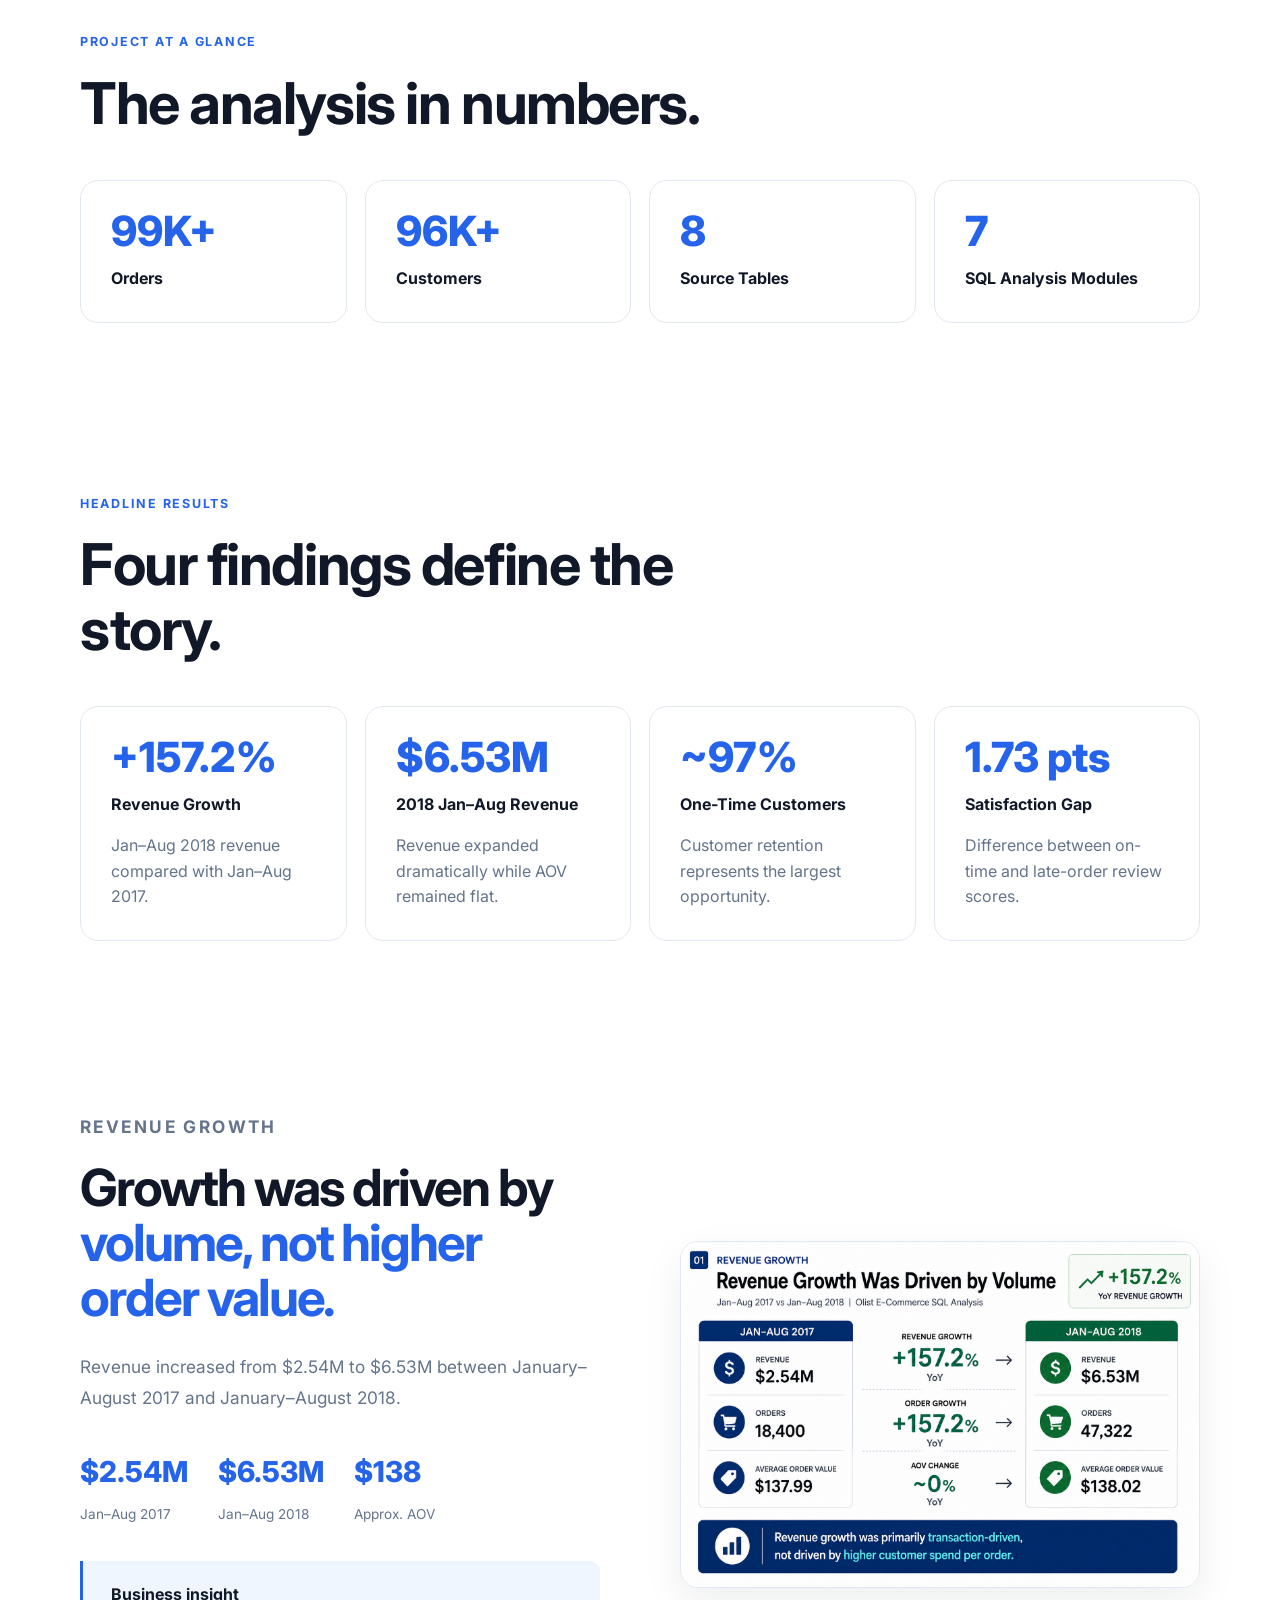
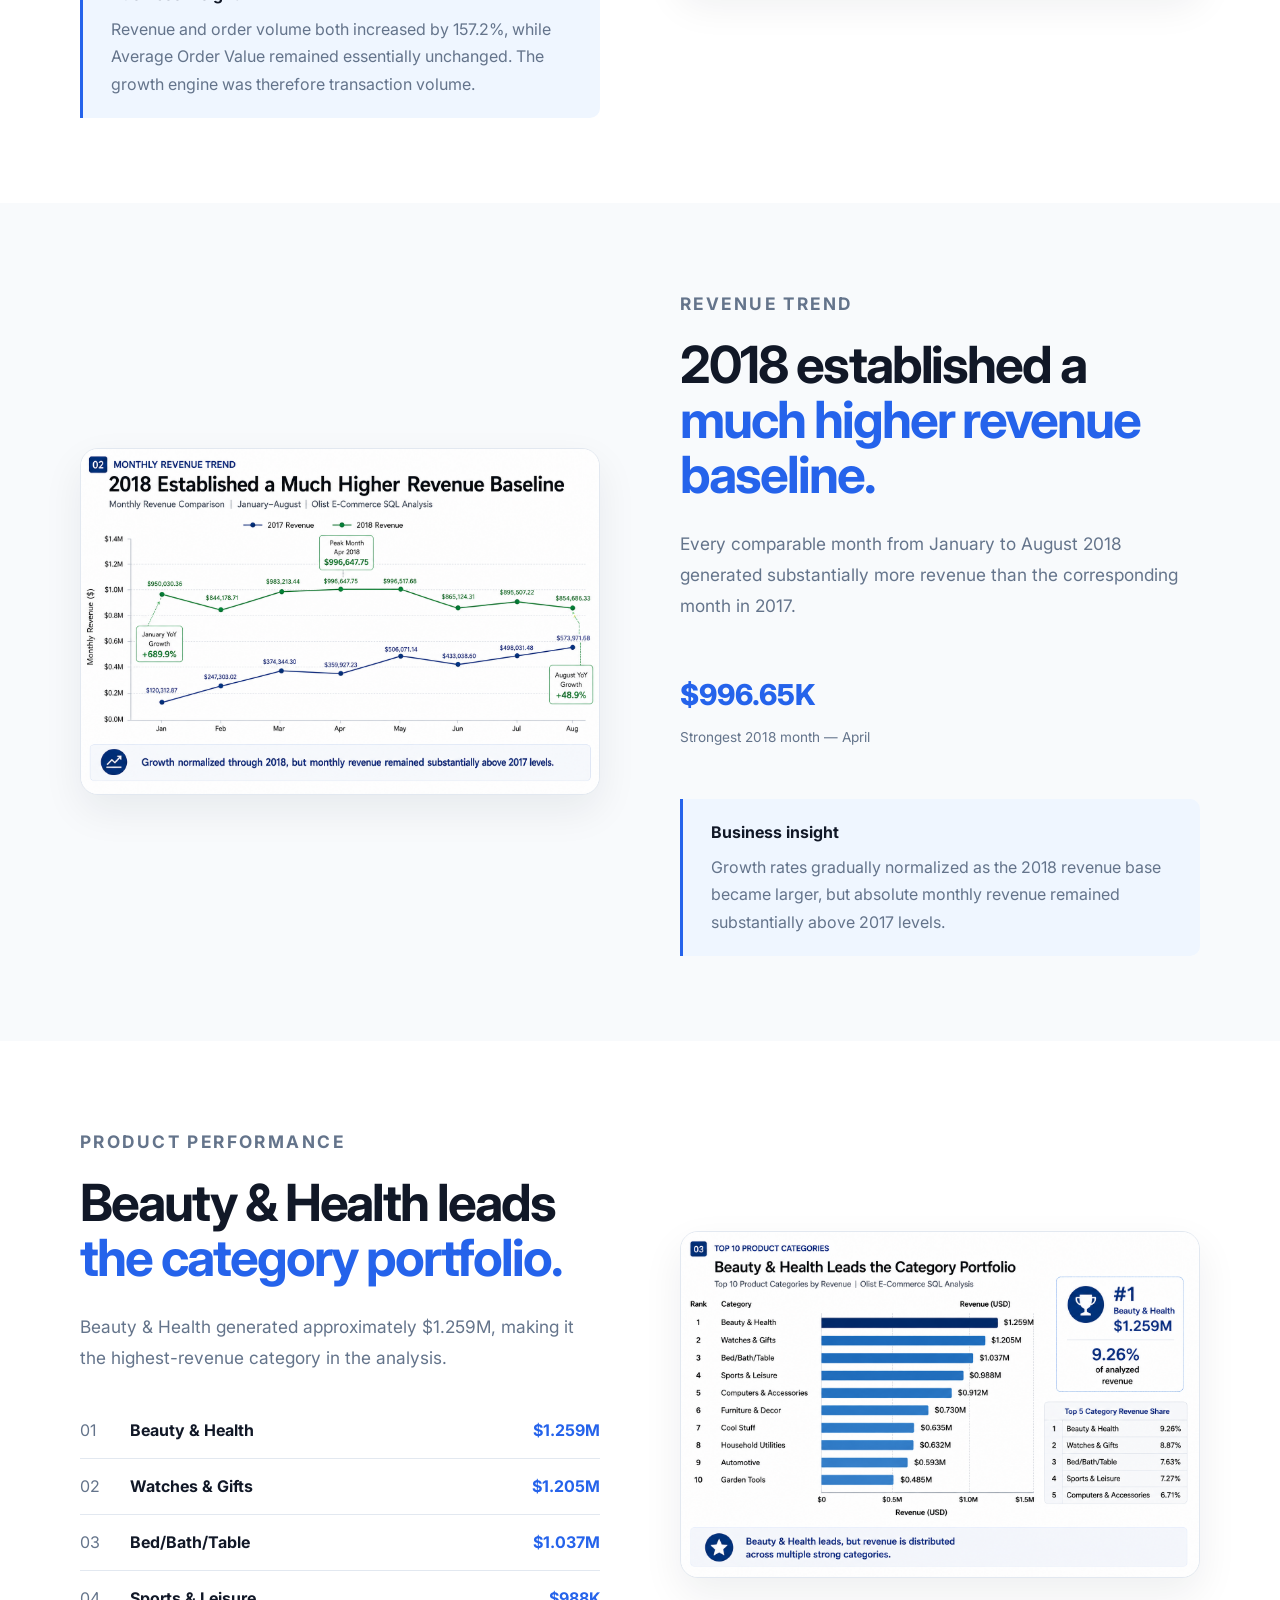
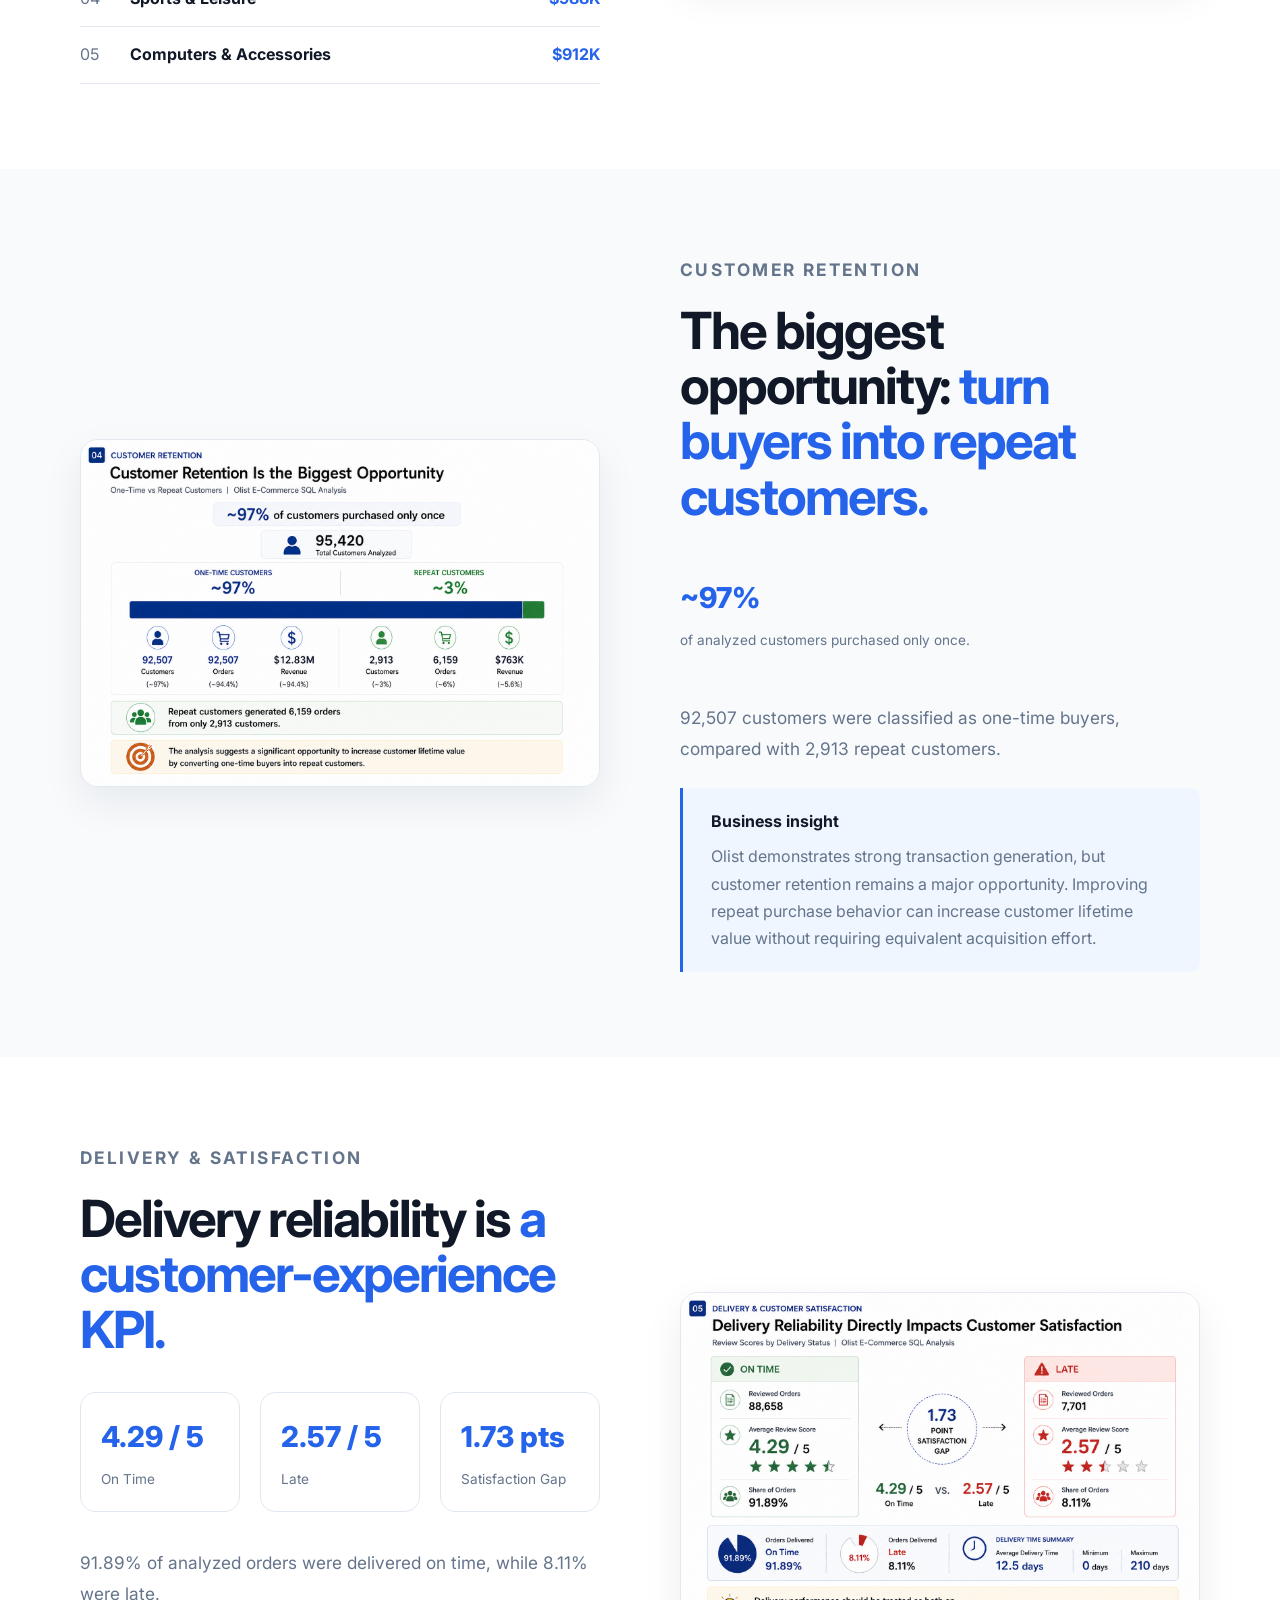
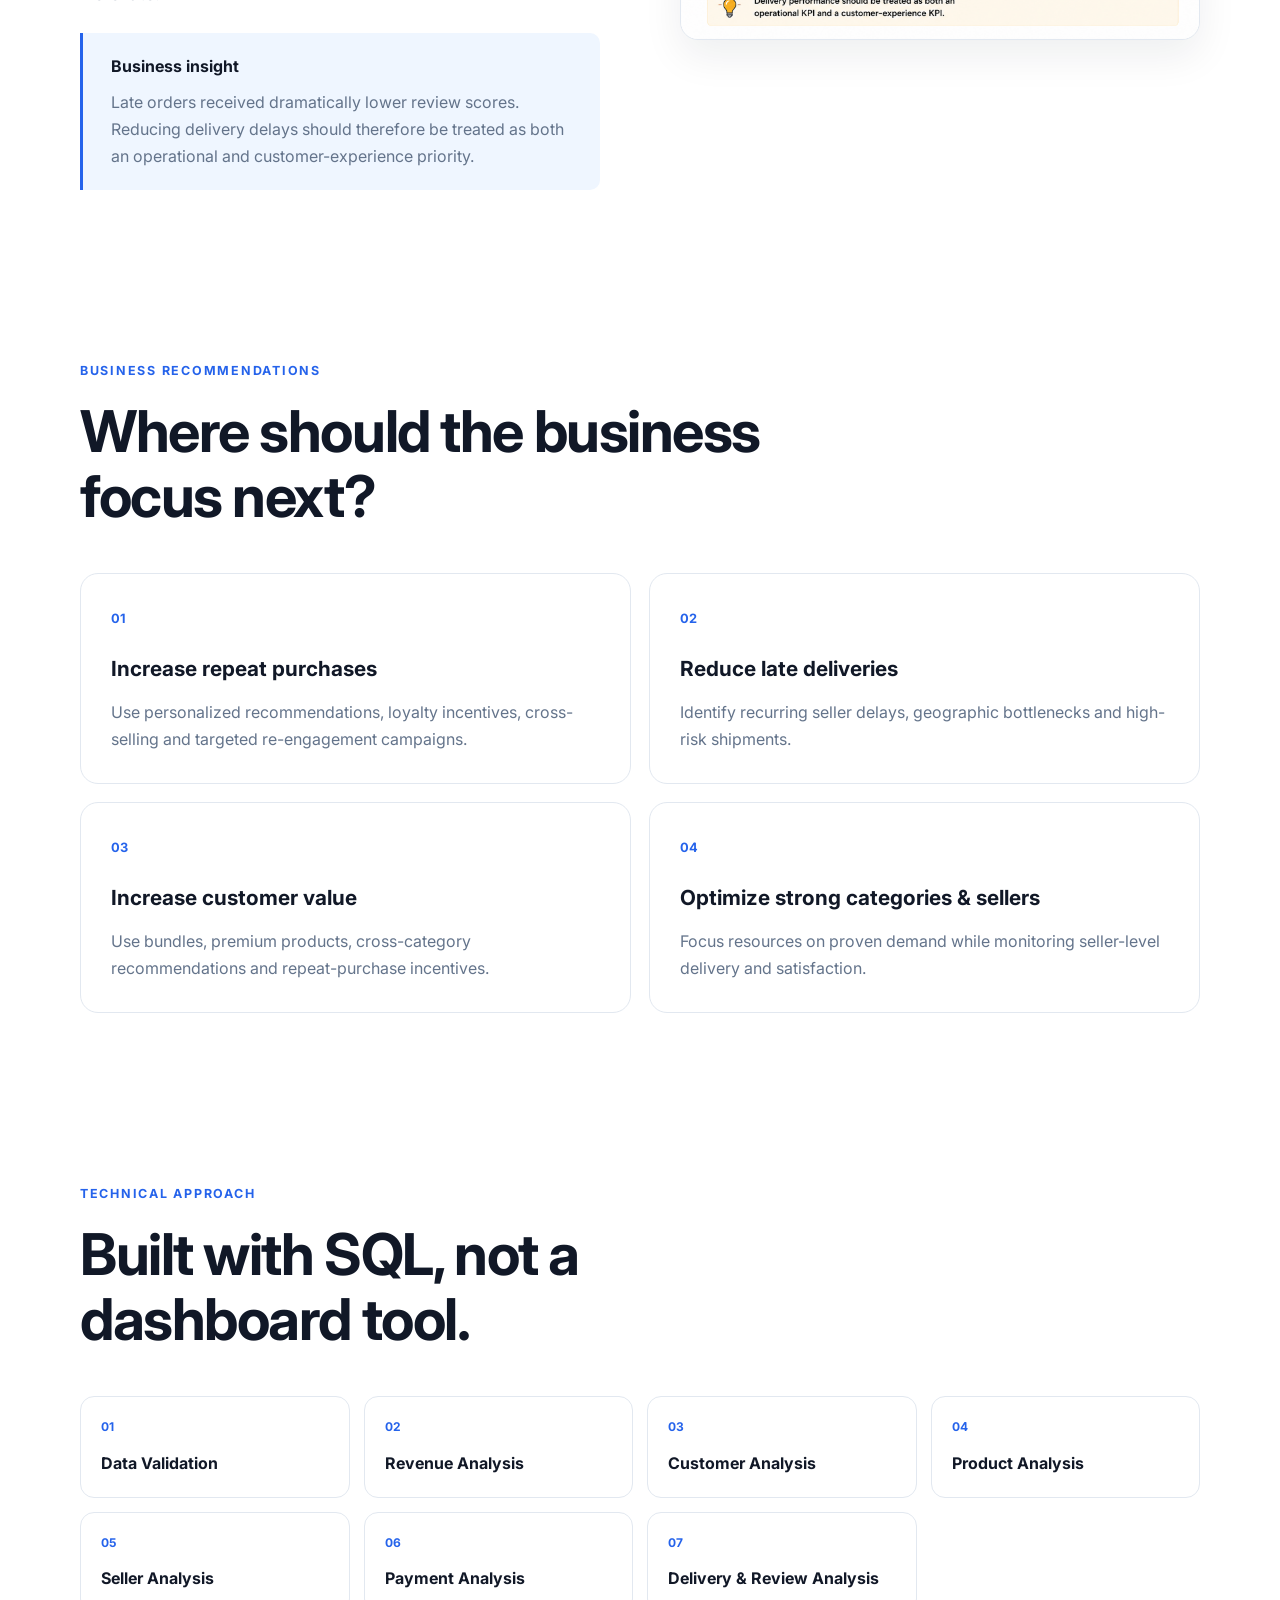
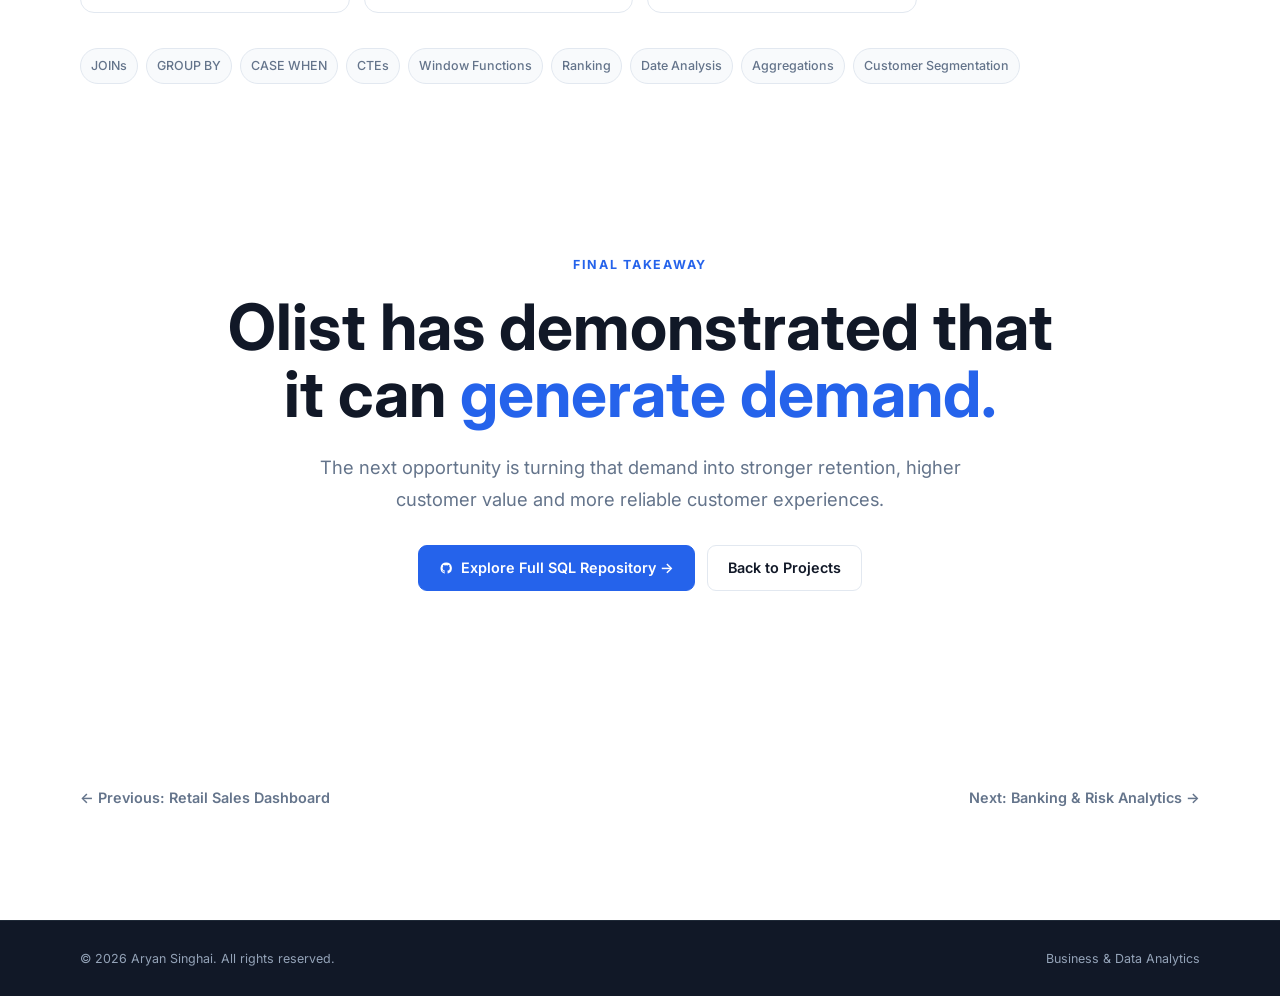
<file: olist-ecommerce-analysis.html>
<!DOCTYPE html><html lang="en"><head><meta charset="UTF-8"><meta name="viewport" content="width=device-width, initial-scale=1.0"><link rel="icon" type="image/png" href="assets/images/favicon.png"><link rel="preconnect" href="https://fonts.googleapis.com"><link rel="preconnect" href="https://fonts.gstatic.com" crossorigin><link href="https://fonts.googleapis.com/css2?family=Inter:wght@400;500;600;700;800&display=swap" rel="stylesheet"><title>Olist E-Commerce Business Analysis | Aryan Singhai</title><meta name="description" content="SQL-driven business analysis of the Olist Brazilian e-commerce dataset, uncovering revenue growth, customer retention, product performance and delivery insights."><meta name="author" content="Aryan Singhai"><link rel="canonical" href="https://aryan-singhai.github.io/olist-ecommerce-analysis.html"><link rel="stylesheet" href="style.css"></head><body><header class="header"><nav class="navbar container"><a href="index.html#home" class="logo">Aryan Singhai</a><button class="menu-toggle" id="menu-toggle" aria-label="Open navigation menu">☰</button><ul class="nav-links" id="nav-links"><li><a href="index.html#home">Home</a></li><li><a href="index.html#about">About</a></li><li><a href="index.html#skills">Skills</a></li><li><a href="index.html#projects">Projects</a></li><li><a href="index.html#experience">Experience</a></li><li><a href="index.html#education">Education</a></li><li><a href="index.html#certifications">Certification</a></li><li><a href="index.html#contact">Contact</a></li></ul><a href="assets/resume/Aryan_Singhai_Resume.pdf" class="resume-button" target="_blank">Resume</a></nav></header><main><section class="project-case-hero"><div class="container"><a href="index.html#projects" class="back-link">← Back to Projects</a><p class="section-label case-eyebrow">FEATURED PROJECT · 02</p><h1>Olist E-Commerce<br><span>Business Analysis</span></h1><p class="case-hero-description">SQL-driven analysis of 99K+ orders to uncover revenue growth, customer retention, product performance and delivery experience insights.</p><div class="project-tech-tags case-tags"><span>SQL</span><span>Microsoft SQL Server</span><span>Business Analysis</span><span>Data Analysis</span></div><div class="case-buttons"><a href="https://github.com/Aryan-Singhai/olist-ecommerce-sql-analysis" target="_blank" rel="noopener noreferrer" class="primary-button">View GitHub Repository →</a><a href="https://github.com/Aryan-Singhai/olist-ecommerce-sql-analysis/tree/main/sql" target="_blank" rel="noopener noreferrer" class="secondary-button">View SQL Repository</a></div></div></section><section class="project-section"><div class="container"><div class="section-heading"><p class="section-label">THE BUSINESS QUESTION</p><h2>What is driving Olist's growth — and where are the biggest opportunities?</h2></div><div class="business-question-grid"><div class="question-intro"><p>Olist operates a large Brazilian e-commerce marketplace connecting customers, sellers and products.</p><p>The objective of this analysis was to move beyond basic reporting and use SQL to identify the underlying drivers of revenue, customer behavior and customer experience.</p></div><div class="question-list"><div class="question-item"><span>01</span><p>Is revenue growth driven by more orders or higher spending?</p></div><div class="question-item"><span>02</span><p>Which categories and sellers contribute the most revenue?</p></div><div class="question-item"><span>03</span><p>How strong is customer retention?</p></div><div class="question-item"><span>04</span><p>How does delivery performance affect customer satisfaction?</p></div></div></div></div></section><section class="project-section project-snapshot"><div class="container"><div class="section-heading"><p class="section-label">PROJECT AT A GLANCE</p><h2>The analysis in numbers.</h2></div><div class="snapshot-grid"><div class="snapshot-card"><span class="snapshot-value">99K+</span><span class="snapshot-label">Orders</span></div><div class="snapshot-card"><span class="snapshot-value">96K+</span><span class="snapshot-label">Customers</span></div><div class="snapshot-card"><span class="snapshot-value">8</span><span class="snapshot-label">Source Tables</span></div><div class="snapshot-card"><span class="snapshot-value">7</span><span class="snapshot-label">SQL Analysis Modules</span></div></div></div></section><section class="project-section results-section"><div class="container"><div class="section-heading"><p class="section-label">HEADLINE RESULTS</p><h2>Four findings define the story.</h2></div><div class="results-grid"><div class="result-card"><span class="result-value">+157.2%</span><span class="result-label">Revenue Growth</span><p>Jan–Aug 2018 revenue compared with Jan–Aug 2017.</p></div><div class="result-card"><span class="result-value">$6.53M</span><span class="result-label">2018 Jan–Aug Revenue</span><p>Revenue expanded dramatically while AOV remained flat.</p></div><div class="result-card"><span class="result-value">~97%</span><span class="result-label">One-Time Customers</span><p>Customer retention represents the largest opportunity.</p></div><div class="result-card"><span class="result-value">1.73 pts</span><span class="result-label">Satisfaction Gap</span><p>Difference between on-time and late-order review scores.</p></div></div></div></section><section class="project-section analysis-section"><div class="container"><div class="analysis-content"><div class="analysis-copy"><p class="section-label">REVENUE GROWTH</p><h2>Growth was driven by <span>volume, not higher order value.</span></h2><p>Revenue increased from $2.54M to $6.53M between January–August 2017 and January–August 2018.</p><div class="mini-metrics"><div><strong>$2.54M</strong><span>Jan–Aug 2017</span></div><div><strong>$6.53M</strong><span>Jan–Aug 2018</span></div><div><strong>$138</strong><span>Approx. AOV</span></div></div><div class="insight-box"><strong>Business insight</strong><p>Revenue and order volume both increased by 157.2%, while Average Order Value remained essentially unchanged. The growth engine was therefore transaction volume.</p></div></div><div class="visual-image"><img src="assets/images/olist/revenue-growth.png" alt="Revenue growth comparison showing 157.2% growth from Jan-Aug 2017 to Jan-Aug 2018" loading="lazy"></div></div></div></section><section class="project-section analysis-section alternate"><div class="container"><div class="analysis-content"><div class="visual-image"><img src="assets/images/olist/monthly-revenue-trend.png" alt="Monthly revenue trend comparing 2017 and 2018" loading="lazy"></div><div class="analysis-copy"><p class="section-label">REVENUE TREND</p><h2>2018 established a <span>much higher revenue baseline.</span></h2><p>Every comparable month from January to August 2018 generated substantially more revenue than the corresponding month in 2017.</p><div class="highlight-stat"><strong>$996.65K</strong><span>Strongest 2018 month — April</span></div><div class="insight-box"><strong>Business insight</strong><p>Growth rates gradually normalized as the 2018 revenue base became larger, but absolute monthly revenue remained substantially above 2017 levels.</p></div></div></div></div></section><section class="project-section analysis-section"><div class="container"><div class="analysis-content"><div class="analysis-copy"><p class="section-label">PRODUCT PERFORMANCE</p><h2>Beauty &amp; Health leads <span>the category portfolio.</span></h2><p>Beauty &amp; Health generated approximately $1.259M, making it the highest-revenue category in the analysis.</p><div class="category-list"><div><span>01</span><strong>Beauty &amp; Health</strong><b>$1.259M</b></div><div><span>02</span><strong>Watches &amp; Gifts</strong><b>$1.205M</b></div><div><span>03</span><strong>Bed/Bath/Table</strong><b>$1.037M</b></div><div><span>04</span><strong>Sports &amp; Leisure</strong><b>$988K</b></div><div><span>05</span><strong>Computers &amp; Accessories</strong><b>$912K</b></div></div></div><div class="visual-image"><img src="assets/images/olist/top-10-categories.png" alt="Top 10 Olist product categories ranked by revenue" loading="lazy"></div></div></div></section><section class="project-section analysis-section alternate"><div class="container"><div class="analysis-content"><div class="visual-image"><img src="assets/images/olist/customer-retention.png" alt="Customer retention comparison showing one-time and repeat customers" loading="lazy"></div><div class="analysis-copy"><p class="section-label">CUSTOMER RETENTION</p><h2>The biggest opportunity: <span>turn buyers into repeat customers.</span></h2><div class="retention-highlight"><strong>~97%</strong><span>of analyzed customers purchased only once.</span></div><p>92,507 customers were classified as one-time buyers, compared with 2,913 repeat customers.</p><div class="insight-box"><strong>Business insight</strong><p>Olist demonstrates strong transaction generation, but customer retention remains a major opportunity. Improving repeat purchase behavior can increase customer lifetime value without requiring equivalent acquisition effort.</p></div></div></div></div></section><section class="project-section analysis-section"><div class="container"><div class="analysis-content"><div class="analysis-copy"><p class="section-label">DELIVERY &amp; SATISFACTION</p><h2>Delivery reliability is <span>a customer-experience KPI.</span></h2><div class="delivery-comparison"><div><strong>4.29 / 5</strong><span>On Time</span></div><div><strong>2.57 / 5</strong><span>Late</span></div><div><strong>1.73 pts</strong><span>Satisfaction Gap</span></div></div><p>91.89% of analyzed orders were delivered on time, while 8.11% were late.</p><div class="insight-box"><strong>Business insight</strong><p>Late orders received dramatically lower review scores. Reducing delivery delays should therefore be treated as both an operational and customer-experience priority.</p></div></div><div class="visual-image"><img src="assets/images/olist/delivery-satisfaction.png" alt="Delivery performance and customer satisfaction comparison" loading="lazy"></div></div></div></section><section class="project-section recommendations-section"><div class="container"><div class="section-heading"><p class="section-label">BUSINESS RECOMMENDATIONS</p><h2>Where should the business focus next?</h2></div><div class="recommendations-grid"><article class="recommendation-card"><span>01</span><h3>Increase repeat purchases</h3><p>Use personalized recommendations, loyalty incentives, cross-selling and targeted re-engagement campaigns.</p></article><article class="recommendation-card"><span>02</span><h3>Reduce late deliveries</h3><p>Identify recurring seller delays, geographic bottlenecks and high-risk shipments.</p></article><article class="recommendation-card"><span>03</span><h3>Increase customer value</h3><p>Use bundles, premium products, cross-category recommendations and repeat-purchase incentives.</p></article><article class="recommendation-card"><span>04</span><h3>Optimize strong categories &amp; sellers</h3><p>Focus resources on proven demand while monitoring seller-level delivery and satisfaction.</p></article></div></div></section><section class="project-section technical-section"><div class="container"><div class="section-heading"><p class="section-label">TECHNICAL APPROACH</p><h2>Built with SQL, not a dashboard tool.</h2></div><div class="sql-modules"><div><span>01</span><strong>Data Validation</strong></div><div><span>02</span><strong>Revenue Analysis</strong></div><div><span>03</span><strong>Customer Analysis</strong></div><div><span>04</span><strong>Product Analysis</strong></div><div><span>05</span><strong>Seller Analysis</strong></div><div><span>06</span><strong>Payment Analysis</strong></div><div><span>07</span><strong>Delivery &amp; Review Analysis</strong></div></div><div class="sql-skills"><span>JOINs</span><span>GROUP BY</span><span>CASE WHEN</span><span>CTEs</span><span>Window Functions</span><span>Ranking</span><span>Date Analysis</span><span>Aggregations</span><span>Customer Segmentation</span></div></div></section><section class="project-section final-takeaway"><div class="container"><p class="section-label">FINAL TAKEAWAY</p><h2>Olist has demonstrated that it can <span>generate demand.</span></h2><p>The next opportunity is turning that demand into stronger retention, higher customer value and more reliable customer experiences.</p><div class="final-actions"><a href="https://github.com/Aryan-Singhai/olist-ecommerce-sql-analysis" target="_blank" rel="noopener noreferrer" class="btn btn-primary">Explore Full SQL Repository →</a><a href="index.html#projects" class="btn btn-secondary">Back to Projects</a></div></div></section><section class="section"><div class="container"><div style="display:flex;justify-content:space-between;gap:16px;align-items:center;flex-wrap:wrap;"><a href="retail-sales-dashboard.html" class="back-link">← Previous: Retail Sales Dashboard</a><a href="banking-risk-analytics.html" class="back-link">Next: Banking &amp; Risk Analytics →</a></div></div></section></main><footer class="footer"><div class="container footer-content"><p>© 2026 Aryan Singhai. All rights reserved.</p><p>Business &amp; Data Analytics</p></div></footer><script src="script.js"></script></body></html>
</file>
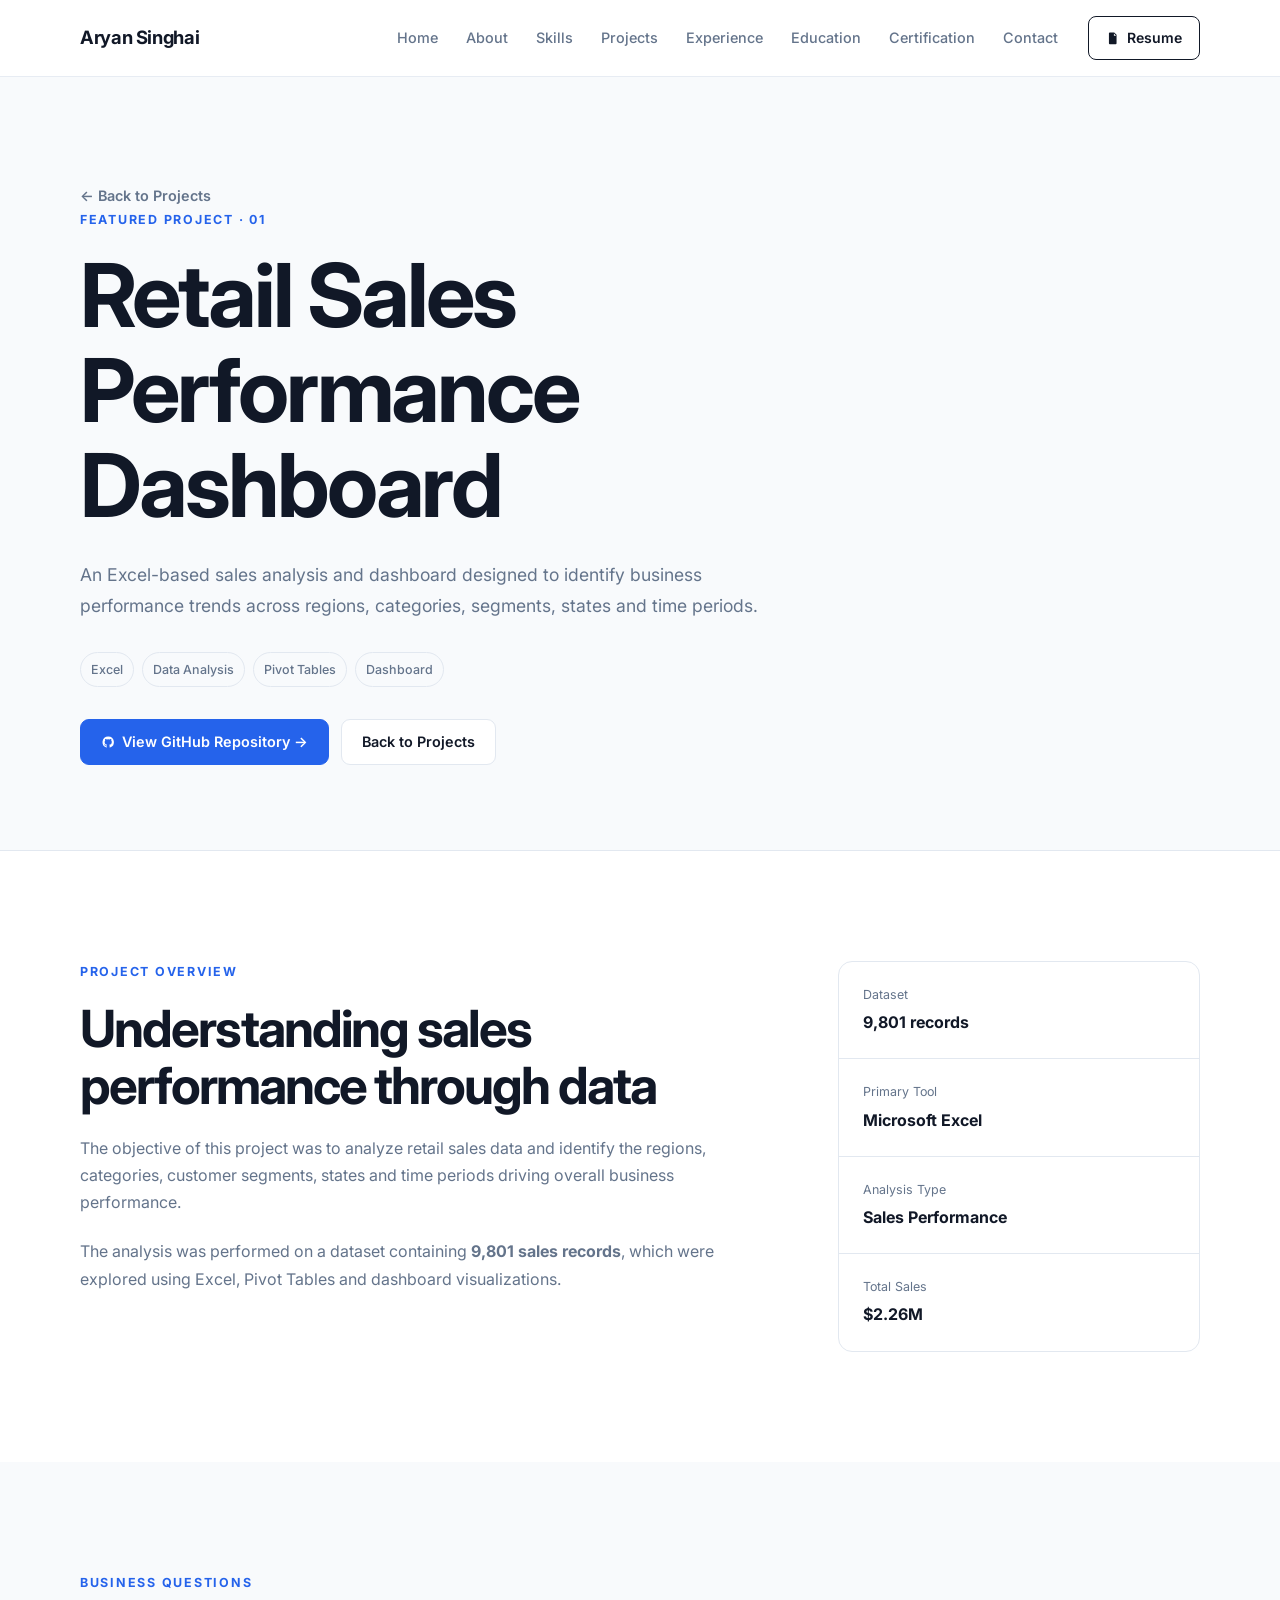
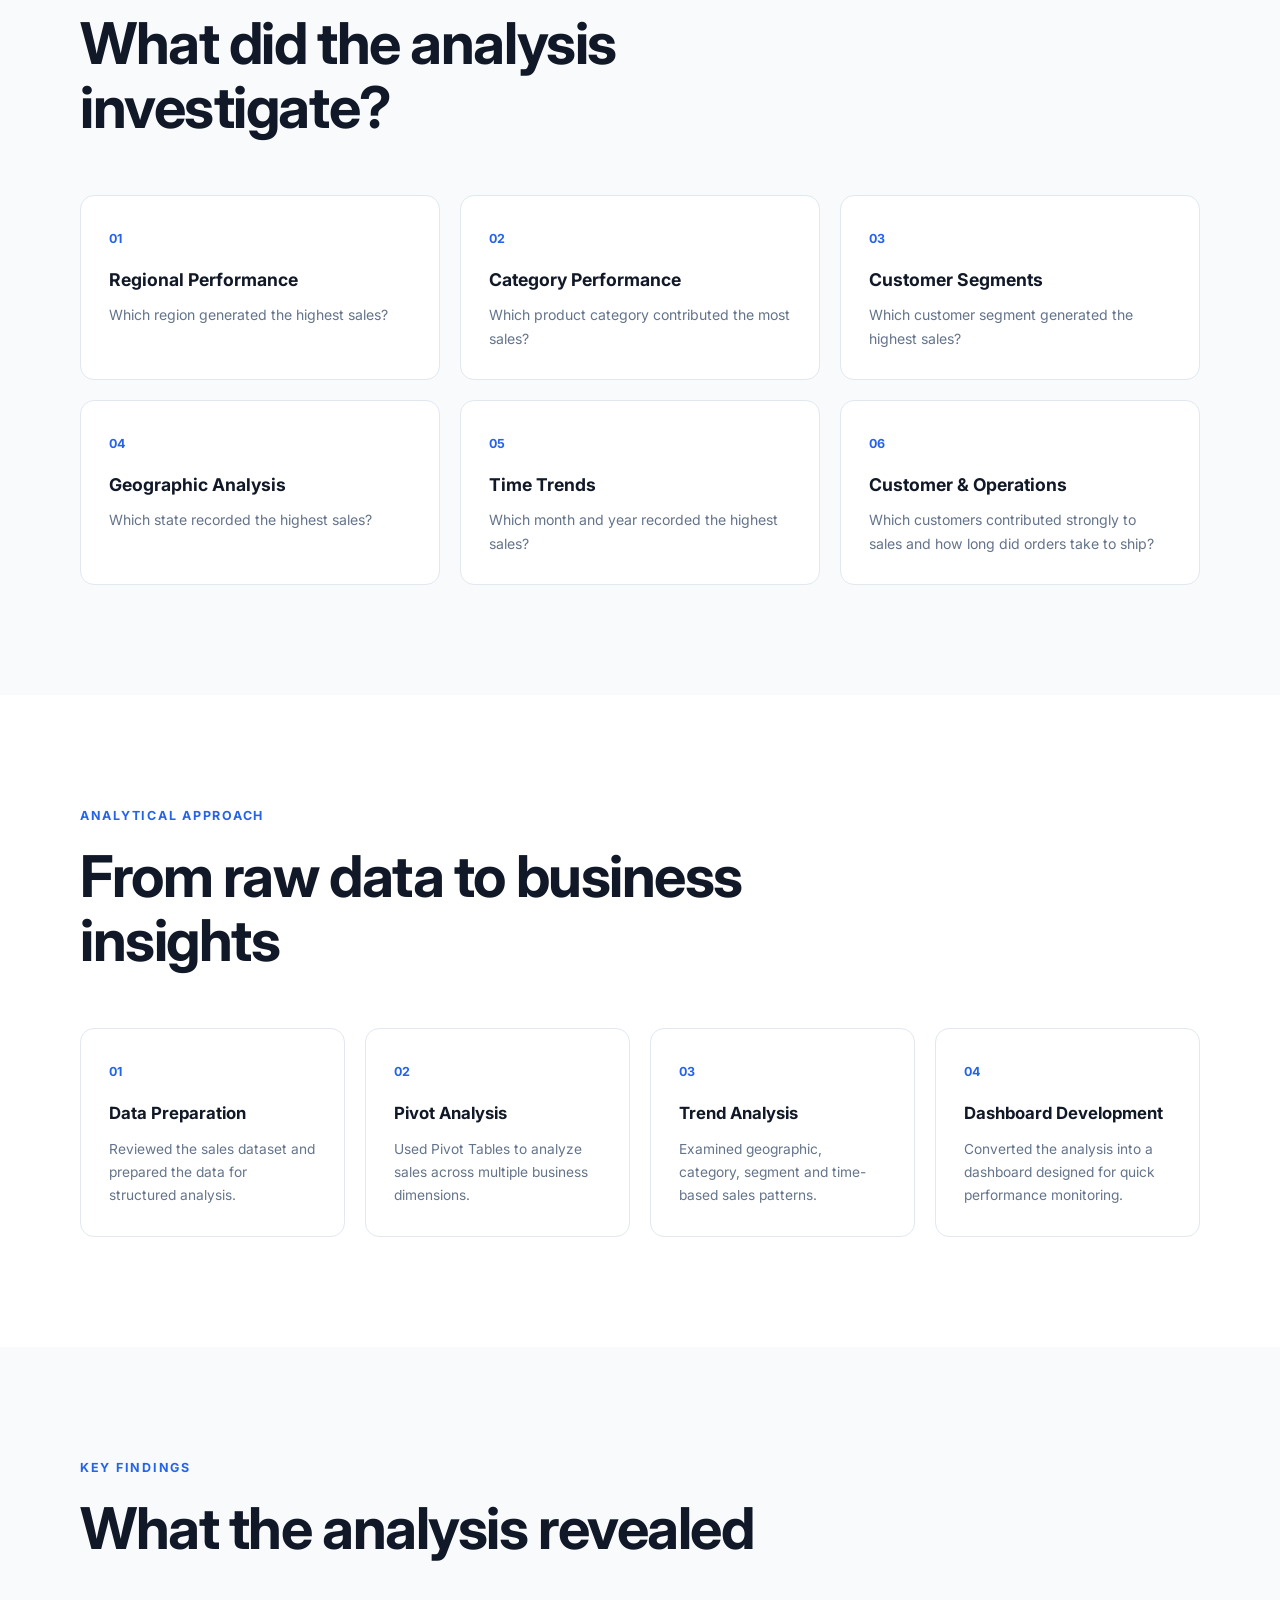
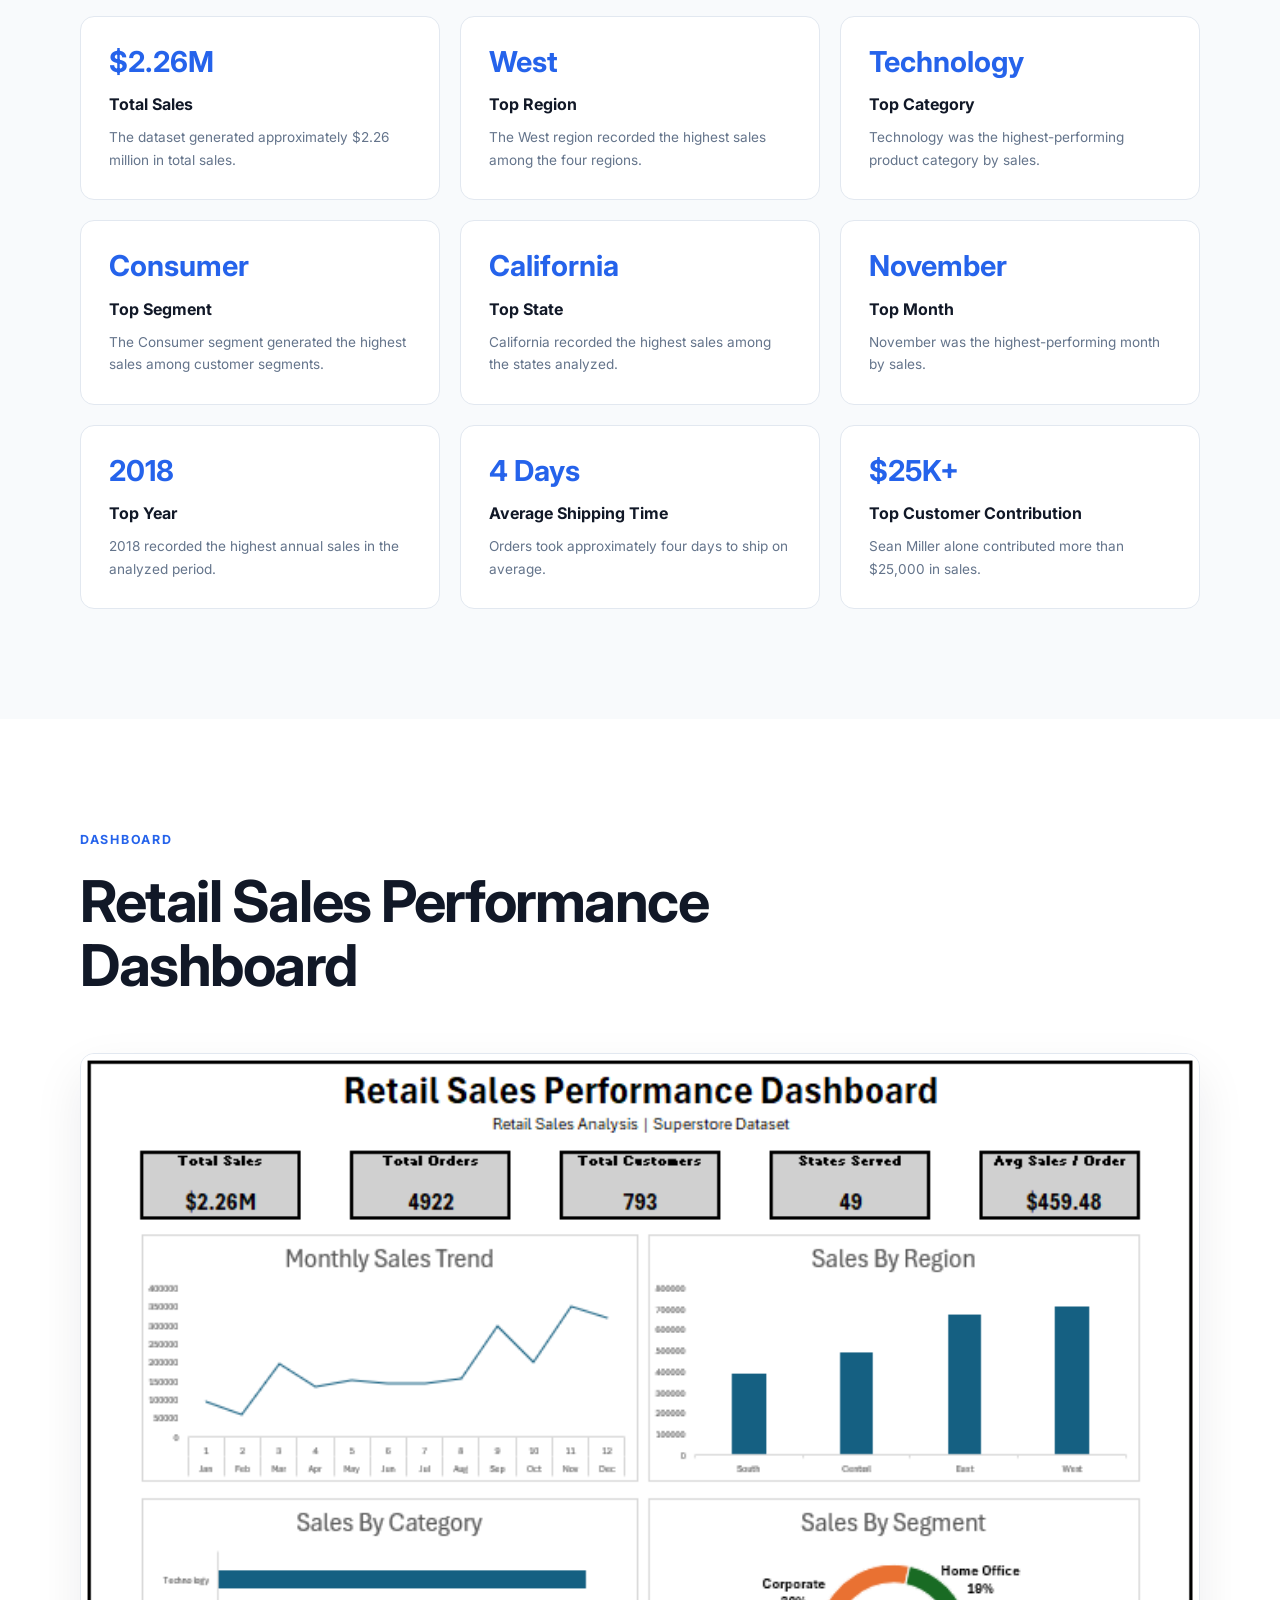
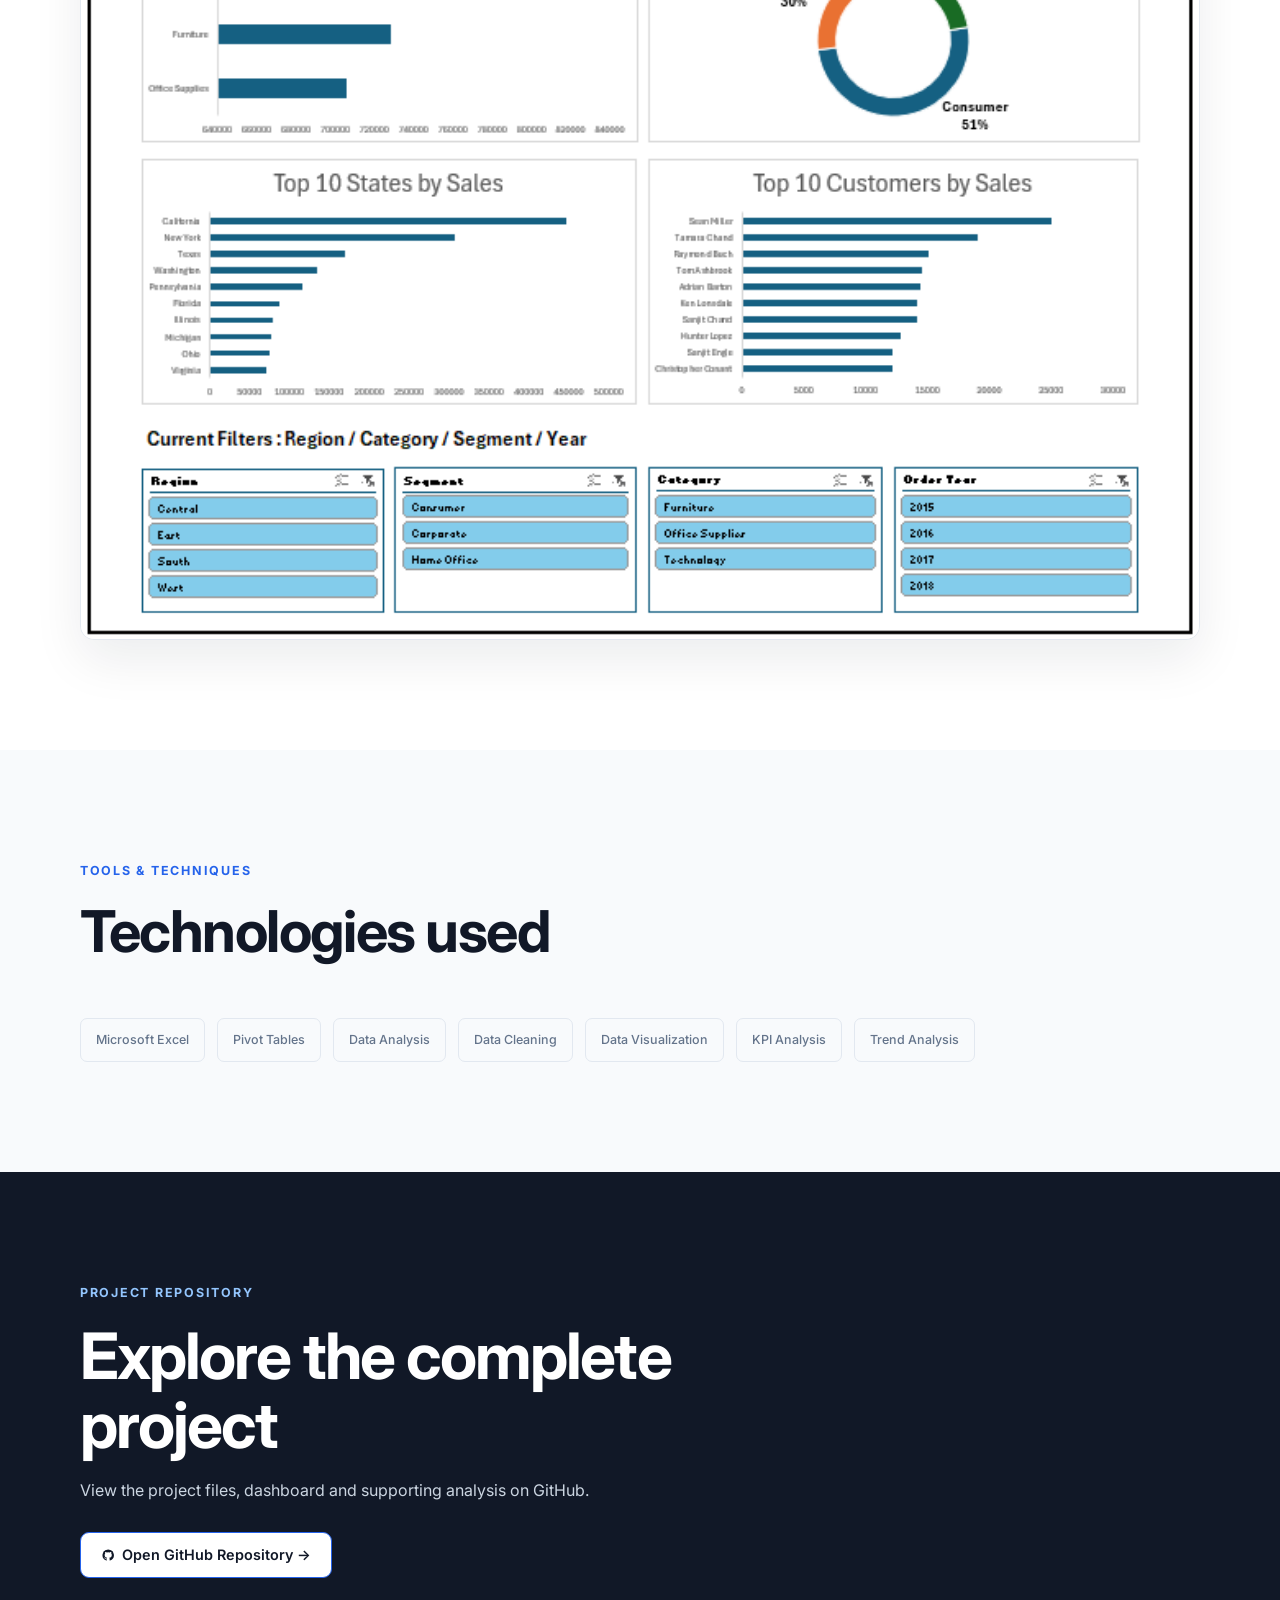
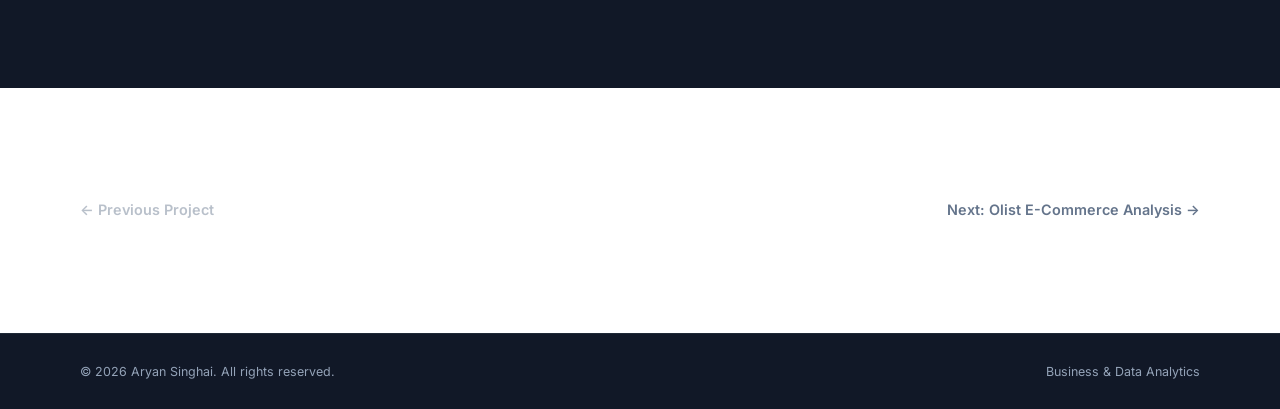
<file: retail-sales-dashboard.html>
<!DOCTYPE html><html lang="en"><head><meta charset="UTF-8"><meta name="viewport" content="width=device-width, initial-scale=1.0"><link rel="icon" type="image/png" href="assets/images/favicon.png"><link rel="preconnect" href="https://fonts.googleapis.com"><link rel="preconnect" href="https://fonts.gstatic.com" crossorigin><link href="https://fonts.googleapis.com/css2?family=Inter:wght@400;500;600;700;800&display=swap" rel="stylesheet"><title>Retail Sales Performance Dashboard | Aryan Singhai</title><meta name="description" content="Retail Sales Performance Dashboard by Aryan Singhai using Excel to analyze 9,801 sales records and identify business performance trends."><meta name="author" content="Aryan Singhai"><link rel="canonical" href="https://aryan-singhai.github.io/retail-sales-dashboard.html"><link rel="stylesheet" href="style.css"></head><body><header class="header"><nav class="navbar container"><a href="index.html#home" class="logo">Aryan Singhai</a><button class="menu-toggle" id="menu-toggle" aria-label="Open navigation menu">☰</button><ul class="nav-links" id="nav-links"><li><a href="index.html#home">Home</a></li><li><a href="index.html#about">About</a></li><li><a href="index.html#skills">Skills</a></li><li><a href="index.html#projects">Projects</a></li><li><a href="index.html#experience">Experience</a></li><li><a href="index.html#education">Education</a></li><li><a href="index.html#certifications">Certification</a></li><li><a href="index.html#contact">Contact</a></li></ul><a href="assets/resume/Aryan_Singhai_Resume.pdf" class="resume-button" target="_blank">Resume</a></nav></header><main><section class="project-case-hero"><div class="container"><a href="index.html#projects" class="back-link">← Back to Projects</a><p class="section-label case-eyebrow">FEATURED PROJECT · 01</p><h1>Retail Sales<br><span>Performance Dashboard</span></h1><p class="case-hero-description">An Excel-based sales analysis and dashboard designed to identify business performance trends across regions, categories, segments, states and time periods.</p><div class="project-tech-tags case-tags"><span>Excel</span><span>Data Analysis</span><span>Pivot Tables</span><span>Dashboard</span></div><div class="case-buttons"><a href="https://github.com/Aryan-Singhai/retail-sales-performance-dashboard" target="_blank" rel="noopener noreferrer" class="primary-button">View GitHub Repository →</a><a href="index.html#projects" class="secondary-button">Back to Projects</a></div></div></section><section class="section"><div class="container"><div class="case-grid"><div><p class="section-label">PROJECT OVERVIEW</p><h2>Understanding sales performance through data</h2><p class="case-text">The objective of this project was to analyze retail sales data and identify the regions, categories, customer segments, states and time periods driving overall business performance.</p><p class="case-text">The analysis was performed on a dataset containing <strong>9,801 sales records</strong>, which were explored using Excel, Pivot Tables and dashboard visualizations.</p></div><div class="case-info-card"><div class="info-item"><span>Dataset</span><strong>9,801 records</strong></div><div class="info-item"><span>Primary Tool</span><strong>Microsoft Excel</strong></div><div class="info-item"><span>Analysis Type</span><strong>Sales Performance</strong></div><div class="info-item"><span>Total Sales</span><strong>$2.26M</strong></div></div></div></div></section><section class="section section-alt"><div class="container"><div class="section-heading"><p class="section-label">BUSINESS QUESTIONS</p><h2>What did the analysis investigate?</h2></div><div class="question-grid"><div class="question-card"><span>01</span><h3>Regional Performance</h3><p>Which region generated the highest sales?</p></div><div class="question-card"><span>02</span><h3>Category Performance</h3><p>Which product category contributed the most sales?</p></div><div class="question-card"><span>03</span><h3>Customer Segments</h3><p>Which customer segment generated the highest sales?</p></div><div class="question-card"><span>04</span><h3>Geographic Analysis</h3><p>Which state recorded the highest sales?</p></div><div class="question-card"><span>05</span><h3>Time Trends</h3><p>Which month and year recorded the highest sales?</p></div><div class="question-card"><span>06</span><h3>Customer &amp; Operations</h3><p>Which customers contributed strongly to sales and how long did orders take to ship?</p></div></div></div></section><section class="section"><div class="container"><div class="section-heading"><p class="section-label">ANALYTICAL APPROACH</p><h2>From raw data to business insights</h2></div><div class="process-grid"><div class="process-card"><span>01</span><h3>Data Preparation</h3><p>Reviewed the sales dataset and prepared the data for structured analysis.</p></div><div class="process-card"><span>02</span><h3>Pivot Analysis</h3><p>Used Pivot Tables to analyze sales across multiple business dimensions.</p></div><div class="process-card"><span>03</span><h3>Trend Analysis</h3><p>Examined geographic, category, segment and time-based sales patterns.</p></div><div class="process-card"><span>04</span><h3>Dashboard Development</h3><p>Converted the analysis into a dashboard designed for quick performance monitoring.</p></div></div></div></section><section class="section section-alt"><div class="container"><div class="section-heading"><p class="section-label">KEY FINDINGS</p><h2>What the analysis revealed</h2></div><div class="findings-grid"><div class="finding-card"><span class="finding-value">$2.26M</span><h3>Total Sales</h3><p>The dataset generated approximately $2.26 million in total sales.</p></div><div class="finding-card"><span class="finding-value">West</span><h3>Top Region</h3><p>The West region recorded the highest sales among the four regions.</p></div><div class="finding-card"><span class="finding-value">Technology</span><h3>Top Category</h3><p>Technology was the highest-performing product category by sales.</p></div><div class="finding-card"><span class="finding-value">Consumer</span><h3>Top Segment</h3><p>The Consumer segment generated the highest sales among customer segments.</p></div><div class="finding-card"><span class="finding-value">California</span><h3>Top State</h3><p>California recorded the highest sales among the states analyzed.</p></div><div class="finding-card"><span class="finding-value">November</span><h3>Top Month</h3><p>November was the highest-performing month by sales.</p></div><div class="finding-card"><span class="finding-value">2018</span><h3>Top Year</h3><p>2018 recorded the highest annual sales in the analyzed period.</p></div><div class="finding-card"><span class="finding-value">4 Days</span><h3>Average Shipping Time</h3><p>Orders took approximately four days to ship on average.</p></div><div class="finding-card"><span class="finding-value">$25K+</span><h3>Top Customer Contribution</h3><p>Sean Miller alone contributed more than $25,000 in sales.</p></div></div></div></section><section class="section"><div class="container"><div class="section-heading"><p class="section-label">DASHBOARD</p><h2>Retail Sales Performance Dashboard</h2></div><div class="dashboard-image"><img src="assets/images/retail-sales-dashboard.png" alt="Retail Sales Performance Dashboard showing sales analysis created in Microsoft Excel"></div></div></section><section class="section section-alt"><div class="container"><div class="section-heading"><p class="section-label">TOOLS &amp; TECHNIQUES</p><h2>Technologies used</h2></div><div class="tools-grid"><span>Microsoft Excel</span><span>Pivot Tables</span><span>Data Analysis</span><span>Data Cleaning</span><span>Data Visualization</span><span>KPI Analysis</span><span>Trend Analysis</span></div></div></section><section class="section project-end"><div class="container"><div class="project-end-content"><p class="section-label">PROJECT REPOSITORY</p><h2>Explore the complete project</h2><p>View the project files, dashboard and supporting analysis on GitHub.</p><a href="https://github.com/Aryan-Singhai/retail-sales-performance-dashboard" target="_blank" rel="noopener noreferrer" class="primary-button">Open GitHub Repository →</a></div></div></section><section class="section"><div class="container"><div style="display:flex;justify-content:space-between;gap:16px;align-items:center;flex-wrap:wrap;"><span class="back-link" style="opacity:.45;cursor:default;">← Previous Project</span><a href="olist-ecommerce-analysis.html" class="back-link">Next: Olist E-Commerce Analysis →</a></div></div></section></main><footer class="footer"><div class="container footer-content"><p>© 2026 Aryan Singhai. All rights reserved.</p><p>Business &amp; Data Analytics</p></div></footer><script src="script.js"></script></body></html>
</file>
<file: style.css>
/* =========================================================
   PORTFOLIO DESIGN SYSTEM
========================================================= */

:root {
    --bg: #ffffff;
    --bg-alt: #f8fafc;
    --text: #111827;
    --text-light: #64748b;
    --accent: #2563eb;
    --accent-dark: #1d4ed8;
    --accent-soft: #eff6ff;
    --border: #e2e8f0;
    --card: #ffffff;
    --max-width: 1120px;
    --radius: 14px;
    --transition: 0.25s ease;
}

* { margin: 0; padding: 0; box-sizing: border-box; }
html { scroll-behavior: smooth; scroll-padding-top: 90px; }
body {
    font-family: "Inter", "Segoe UI", Arial, sans-serif;
    background: var(--bg);
    color: var(--text);
    line-height: 1.7;
    -webkit-font-smoothing: antialiased;
}
a { color: inherit; text-decoration: none; }
ul { list-style: none; }
img { max-width: 100%; }
.container { width: min(90%, var(--max-width)); margin: 0 auto; }

/* =========================================================
   SHARED HEADER / NAVIGATION
========================================================= */
.header { position: sticky; top: 0; z-index: 1000; background: rgba(255,255,255,.94); backdrop-filter: blur(12px); border-bottom: 1px solid rgba(226,232,240,.8); }
.navbar { min-height: 76px; display: flex; align-items: center; gap: 30px; }
.logo { font-size: 1.15rem; font-weight: 700; letter-spacing: -.02em; white-space: nowrap; }
.nav-links { display: flex; align-items: center; gap: 28px; margin-left: auto; }
.nav-links a { font-size: .9rem; color: var(--text-light); font-weight: 500; transition: color var(--transition); }
.nav-links a:hover { color: var(--text); }
.resume-button { display: inline-flex; align-items: center; justify-content: center; min-height: 40px; padding: 9px 17px; border: 1px solid var(--text); border-radius: 8px; font-size: .88rem; font-weight: 600; transition: all var(--transition); white-space: nowrap; }
.resume-button:hover { background: var(--text); color: #fff; }
.menu-toggle { display: none; border: 0; background: transparent; color: var(--text); font-size: 1.5rem; line-height: 1; cursor: pointer; }
.back-link { display: inline-block; color: var(--text-light); font-size: .9rem; font-weight: 600; transition: color var(--transition); }
.back-link:hover { color: var(--accent); }

/* =========================================================
   SHARED BUTTONS / TAGS
========================================================= */
.primary-button,.secondary-button,.btn { display: inline-flex; align-items: center; justify-content: center; min-height: 46px; padding: 0 20px; border-radius: 9px; font-size: .9rem; font-weight: 600; transition: all var(--transition); white-space: nowrap; }
.primary-button,.btn-primary { background: var(--accent); color: #fff; border: 1px solid var(--accent); }
.primary-button:hover,.btn-primary:hover { background: var(--accent-dark); border-color: var(--accent-dark); transform: translateY(-2px); }
.secondary-button,.btn-secondary { background: var(--bg); color: var(--text); border: 1px solid var(--border); }
.secondary-button:hover,.btn-secondary:hover { border-color: var(--accent); color: var(--accent); transform: translateY(-2px); }
.project-tags,.project-tech-tags,.sql-skills { display: flex; flex-wrap: wrap; gap: 8px; }
.project-tags span,.project-tech-tags span,.sql-skills span,.tools-grid span,.skill-list span { display: inline-flex; align-items: center; padding: 6px 10px; border: 1px solid var(--border); border-radius: 7px; background: var(--bg-alt); color: var(--text-light); font-size: .78rem; font-weight: 500; }
.project-tech-tags span,.sql-skills span { border-radius: 999px; }

/* =========================================================
   GLOBAL SECTIONS / TYPOGRAPHY
========================================================= */
.section { padding: 110px 0; }
.section-alt { background: var(--bg-alt); }
.section-heading { max-width: 720px; margin-bottom: 55px; }
.section-heading h2 { font-size: clamp(2.2rem,5vw,3.6rem); line-height: 1.12; letter-spacing: -.025em; font-weight: 700; }
.section-heading h2 span { color: var(--accent); }
.section-heading > p:last-child { margin-top: 18px; color: var(--text-light); }
.section-label,.eyebrow,.project-eyebrow { color: var(--accent); font-size: .78rem; font-weight: 700; letter-spacing: .14em; margin-bottom: 18px; text-transform: uppercase; }

/* =========================================================
   HOME HERO
========================================================= */
.availability { display: inline-flex; align-items: center; margin-bottom: 22px; padding: 7px 12px; border: 1px solid #bfdbfe; border-radius: 999px; background: var(--accent-soft); color: var(--accent-dark); font-size: .78rem; font-weight: 600; }
.hero { min-height: calc(100vh - 76px); display: flex; align-items: center; padding: 100px 0; }
.hero-text { max-width: 820px; }
.hero h1 { max-width: 850px; font-size: clamp(3.2rem,7vw,6rem); line-height: 1.08; letter-spacing: -.035em; font-weight: 700; }
.hero h1 span { display: block; color: var(--accent); }
.hero-description { max-width: 700px; margin-top: 28px; color: var(--text-light); font-size: 1.12rem; line-height: 1.8; }
.hero-buttons { display: flex; align-items: center; gap: 14px; margin-top: 36px; flex-wrap: wrap; }
.social-links { display: flex; gap: 22px; margin-top: 28px; }
.social-links a { color: var(--text-light); font-size: .9rem; font-weight: 600; border-bottom: 1px solid transparent; }
.social-links a:hover { color: var(--accent); border-color: var(--accent); }

/* =========================================================
   HOME ABOUT / SKILLS
========================================================= */
.about-content { display: grid; grid-template-columns: 1.5fr 1fr; gap: 80px; align-items: start; }
.about-text { max-width: 720px; }
.about-text p { color: var(--text-light); font-size: 1.04rem; margin-bottom: 22px; }
.about-focus { padding: 28px; background: var(--bg-alt); border: 1px solid var(--border); border-radius: var(--radius); }
.about-focus h3 { font-size: 1rem; margin-bottom: 18px; }
.about-focus li { color: var(--text-light); padding: 8px 0; border-bottom: 1px solid var(--border); }
.about-focus li:last-child { border-bottom: 0; }
.skills-grid { display: grid; grid-template-columns: repeat(3,1fr); gap: 28px; }
.skill-card { width: 100%; background: var(--card); border: 1px solid var(--border); border-radius: var(--radius); padding: 30px; transition: transform var(--transition), box-shadow var(--transition); }
.skill-card:hover { transform: translateY(-4px); box-shadow: 0 15px 35px rgba(15,23,42,.07); }
.skill-card h3 { margin-bottom: 22px; font-size: 1.15rem; }
.skill-list { display: flex; flex-wrap: wrap; gap: 9px; }

/* =========================================================
   HOME PROJECT CARDS
========================================================= */
.projects-grid { display: grid; grid-template-columns: repeat(2,1fr); gap: 24px; }
.project-card { background: var(--card); border: 1px solid var(--border); border-radius: var(--radius); overflow: hidden; transition: transform var(--transition), box-shadow var(--transition); }
.project-card:hover { transform: translateY(-5px); box-shadow: 0 18px 40px rgba(15,23,42,.08); }
.project-image,.project-card-image { width: 100%; background: #eef2f7; overflow: hidden; }
.project-image img,.project-card-image img { display: block; width: 100%; height: auto; object-fit: cover; }
.project-content,.project-card-content { padding: 30px; }
.project-number { color: var(--accent); font-size: .8rem; font-weight: 700; margin-bottom: 10px; }
.project-content h3,.project-card-content h3 { font-size: 1.35rem; line-height: 1.3; margin-bottom: 14px; }
.project-description,.project-card-content > p { color: var(--text-light); font-size: .92rem; line-height: 1.7; }
.project-tags { margin-top: 22px; align-items: center; }
.project-links { display: flex; align-items: center; flex-wrap: wrap; gap: 22px; margin-top: 25px; }
.project-link,.project-card-content .project-links a { color: var(--accent); font-size: .87rem; font-weight: 600; }
.project-link:hover,.project-card-content .project-links a:hover { color: var(--accent-dark); }
.project-highlights { margin-top: 22px; padding-top: 20px; border-top: 1px solid var(--border); }
.project-highlights p { font-size: .8rem; font-weight: 700; color: var(--text); margin-bottom: 10px; text-transform: uppercase; letter-spacing: .06em; }
.project-highlights ul { display: grid; gap: 6px; }
.project-highlights li { position: relative; padding-left: 16px; color: var(--text-light); font-size: .82rem; }
.project-highlights li::before { content: "•"; position: absolute; left: 0; color: var(--accent); font-weight: 800; }
.project-coming-soon { min-height: 300px; display: flex; align-items: center; }
.coming-soon { display: inline-block; margin-top: 22px; color: var(--text-light); font-size: .8rem; font-weight: 600; }

/* =========================================================
   EXPERIENCE / EDUCATION / CONTACT / FOOTER
========================================================= */
.experience-item { max-width: 900px; padding: 35px; border: 1px solid var(--border); border-radius: var(--radius); background: var(--bg); }
.experience-header { display: flex; align-items: flex-start; justify-content: space-between; gap: 30px; padding-bottom: 25px; border-bottom: 1px solid var(--border); }
.experience-header h3 { font-size: 1.4rem; }
.experience-role { margin-top: 5px; color: var(--accent); font-weight: 600; }
.experience-date { color: var(--text-light); font-size: .85rem; white-space: nowrap; }
.experience-points { margin-top: 25px; }
.experience-points li { position: relative; padding-left: 22px; margin-bottom: 13px; color: var(--text-light); font-size: .94rem; }
.experience-points li::before { content: "•"; position: absolute; left: 3px; color: var(--accent); font-weight: 800; }
.education-card { max-width: 900px; padding: 35px; border: 1px solid var(--border); border-radius: var(--radius); background: var(--bg); }
.education-degree { color: var(--accent); font-size: .82rem; font-weight: 700; margin-bottom: 6px; }
.education-card h3 { font-size: 1.5rem; margin-bottom: 8px; }
.education-card p:last-child { color: var(--text-light); }
.contact-section { background: var(--text); color: #fff; }
.contact-content { text-align: center; max-width: 760px; }
.contact-content .section-label { color: #93c5fd; }
.contact-content h2 { font-size: clamp(2.5rem,5vw,4.5rem); line-height: 1.08; letter-spacing: -.03em; }
.contact-content > p:not(.section-label) { margin: 20px auto 0; max-width: 600px; color: #cbd5e1; }
.contact-links { display: flex; justify-content: center; flex-wrap: wrap; gap: 12px; margin-top: 32px; }
.contact-section .primary-button { background: #fff; color: var(--text); }
.contact-section .secondary-button { border-color: #475569; background: transparent; color: #fff; }
.footer { background: var(--text); border-top: 1px solid #1f2937; color: #94a3b8; }
.footer-content { min-height: 75px; display: flex; align-items: center; justify-content: space-between; gap: 20px; font-size: .78rem; }
.footer-content a { color: #cbd5e1; }
.footer-content a:hover { color: #fff; }

/* =========================================================
   PROJECT 1 — SHARED CASE STUDY
========================================================= */
.project-case-hero { padding: 105px 0 85px; background: var(--bg-alt); border-bottom: 1px solid var(--border); }
.project-case-hero h1 { max-width: 900px; font-size: clamp(3rem,7vw,5.5rem); line-height: 1.08; letter-spacing: -.035em; margin-top: 18px; }
.case-hero-description { max-width: 720px; margin-top: 25px; color: var(--text-light); font-size: 1.1rem; line-height: 1.8; }
.case-tags { margin-top: 28px; }
.case-buttons { display: flex; gap: 12px; flex-wrap: wrap; margin-top: 32px; }
.case-grid { display: grid; grid-template-columns: 1.5fr .8fr; gap: 80px; align-items: start; }
.case-grid h2 { max-width: 650px; font-size: clamp(2.1rem,4vw,3.2rem); line-height: 1.1; letter-spacing: -.04em; }
.case-text { max-width: 700px; margin-top: 22px; color: var(--text-light); }
.case-info-card { border: 1px solid var(--border); border-radius: var(--radius); background: var(--bg); overflow: hidden; }
.info-item { padding: 22px 24px; border-bottom: 1px solid var(--border); }
.info-item:last-child { border-bottom: 0; }
.info-item span { display: block; color: var(--text-light); font-size: .78rem; margin-bottom: 4px; }
.question-grid { display: grid; grid-template-columns: repeat(3,1fr); gap: 20px; }
.question-card { padding: 28px; background: var(--bg); border: 1px solid var(--border); border-radius: var(--radius); }
.question-card > span,.process-card > span { color: var(--accent); font-size: .78rem; font-weight: 700; }
.question-card h3 { margin-top: 14px; font-size: 1.1rem; }
.question-card p { margin-top: 8px; color: var(--text-light); font-size: .88rem; }
.process-grid { display: grid; grid-template-columns: repeat(4,1fr); gap: 20px; }
.process-card { padding: 28px; border: 1px solid var(--border); border-radius: var(--radius); }
.process-card h3 { margin-top: 15px; font-size: 1.05rem; }
.process-card p { margin-top: 10px; color: var(--text-light); font-size: .86rem; }
.findings-grid { display: grid; grid-template-columns: repeat(3,1fr); gap: 20px; }
.finding-card { padding: 28px; background: var(--bg); border: 1px solid var(--border); border-radius: var(--radius); }
.finding-value { display: block; color: var(--accent); font-size: 1.8rem; line-height: 1.2; font-weight: 700; }
.finding-card h3 { margin-top: 12px; font-size: 1rem; }
.finding-card p { margin-top: 8px; color: var(--text-light); font-size: .85rem; line-height: 1.65; }
.dashboard-image { width: 100%; border: 1px solid var(--border); border-radius: var(--radius); overflow: hidden; background: var(--bg-alt); box-shadow: 0 20px 50px rgba(15,23,42,.08); }
.dashboard-image img { width: 100%; display: block; }
.tools-grid { display: flex; flex-wrap: wrap; gap: 12px; }
.tools-grid span { padding: 10px 15px; }
.project-end { background: var(--text); color: #fff; }
.project-end-content { max-width: 700px; }
.project-end .section-label { color: #93c5fd; }
.project-end h2 { font-size: clamp(2.4rem,5vw,4rem); line-height: 1.08; letter-spacing: -.03em; }
.project-end p:not(.section-label) { margin: 18px 0 28px; color: #cbd5e1; }
.project-end .primary-button { background: #fff; color: var(--text); }

/* =========================================================
   PROJECT 2 — OLIST CASE STUDY
========================================================= */
.project-hero { padding: 105px 0 85px; }
.project-hero-content { max-width: 900px; }
.project-hero .back-link { margin-bottom: 55px; }
.project-hero h1 { font-size: clamp(3rem,7vw,6.5rem); line-height: .98; margin: 20px 0 30px; letter-spacing: -.055em; }
.project-hero h1 span,.analysis-copy h2 span,.final-takeaway h2 span { color: var(--accent); }
.project-hero-description { max-width: 720px; font-size: 1.1rem; line-height: 1.8; color: var(--text-light); }
.project-tech-tags { margin: 30px 0; }
.project-actions { display: flex; align-items: center; flex-wrap: wrap; gap: 12px; margin-top: 28px; }
.final-actions { display: flex; justify-content: center; align-items: center; flex-wrap: wrap; gap: 12px; margin-top: 30px; }
.project-section { padding: 85px 0; }
.project-section .section-heading { margin-bottom: 45px; }
.business-question-grid { display: grid; grid-template-columns: .9fr 1.1fr; gap: 80px; }
.question-intro p { font-size: 1.08rem; line-height: 1.8; margin-bottom: 20px; }
.question-list { display: grid; gap: 18px; }
.question-item { display: grid; grid-template-columns: 32px 1fr; gap: 18px; padding: 22px 0; border-bottom: 1px solid var(--border); }
.question-item span { color: var(--accent); font-weight: 700; }
.question-item p { margin: 0; line-height: 1.6; }
.snapshot-grid,.results-grid { display: grid; grid-template-columns: repeat(4,1fr); gap: 18px; }
.snapshot-card,.result-card,.recommendation-card { padding: 30px; border: 1px solid var(--border); border-radius: 18px; background: var(--bg); }
.snapshot-value,.result-value { display: block; color: var(--accent); font-size: 2.6rem; font-weight: 800; line-height: 1; margin-bottom: 12px; }
.snapshot-label,.result-label { display: block; font-weight: 700; }
.result-card p { margin-top: 15px; line-height: 1.6; color: var(--text-light); }
.analysis-content { display: grid; grid-template-columns: 1fr 1fr; gap: 80px; align-items: center; }
.analysis-copy h2 { font-size: clamp(2rem,4vw,4rem); line-height: 1.08; margin: 15px 0 25px; letter-spacing: -.04em; }
.analysis-copy > p { font-size: 1.08rem; line-height: 1.8; color: var(--text-light); }
.alternate { background: var(--bg-alt); }
.visual-image { width: 100%; border: 1px solid var(--border); border-radius: 18px; overflow: hidden; background: #fff; box-shadow: 0 16px 40px rgba(15,23,42,.07); }
.visual-image img { display: block; width: 100%; height: auto; }
.mini-metrics { display: flex; flex-wrap: wrap; gap: 30px; margin: 35px 0; }
.mini-metrics strong,.highlight-stat strong,.retention-highlight strong,.delivery-comparison strong { display: block; color: var(--accent); font-size: 1.8rem; font-weight: 800; }
.mini-metrics span,.highlight-stat span,.retention-highlight span,.delivery-comparison span { display: block; margin-top: 6px; color: var(--text-light); font-size: .85rem; }
.highlight-stat,.retention-highlight { padding: 25px 0; margin: 25px 0; }
.insight-box { border-left: 3px solid var(--accent); background: var(--accent-soft); border-radius: 0 10px 10px 0; padding: 20px 24px 20px 28px; margin-top: 24px; }
.insight-box strong { display: block; margin-bottom: 8px; }
.insight-box p { margin: 0; line-height: 1.7; color: var(--text-light); }
.category-list { margin-top: 30px; }
.category-list div { display: grid; grid-template-columns: 35px 1fr auto; gap: 15px; align-items: center; padding: 14px 0; border-bottom: 1px solid var(--border); }
.category-list span { color: var(--text-light); }
.category-list b { color: var(--accent); }
.delivery-comparison { display: grid; grid-template-columns: repeat(3,1fr); gap: 20px; margin: 35px 0; }
.delivery-comparison div { padding: 20px; border: 1px solid var(--border); border-radius: 15px; background: var(--bg); }
.recommendations-grid { display: grid; grid-template-columns: repeat(2,1fr); gap: 18px; }
.recommendation-card span { color: var(--accent); font-size: .8rem; font-weight: 700; }
.recommendation-card h3 { margin: 20px 0 12px; font-size: 1.3rem; }
.recommendation-card p { color: var(--text-light); line-height: 1.7; }
.sql-modules { display: grid; grid-template-columns: repeat(4,1fr); gap: 14px; }
.sql-modules div { padding: 20px; border: 1px solid var(--border); border-radius: 14px; background: var(--bg); }
.sql-modules span { display: block; color: var(--accent); font-size: .75rem; margin-bottom: 12px; font-weight: 700; }
.sql-skills { margin-top: 35px; }
.final-takeaway { text-align: center; }
.final-takeaway h2 { max-width: 850px; margin: 15px auto 25px; font-size: clamp(2.5rem,5vw,5rem); line-height: 1.05; }
.final-takeaway > .container > p:not(.section-label) { max-width: 700px; margin: 0 auto; color: var(--text-light); font-size: 1.15rem; line-height: 1.7; }

/* =========================================================
   RESPONSIVE
========================================================= */
@media (max-width: 900px) {
    .nav-links { gap: 16px; }
    .skills-grid { grid-template-columns: repeat(3,1fr); }
    .about-content { grid-template-columns: 1fr; gap: 35px; }
    .projects-grid { grid-template-columns: 1fr; }
    .case-grid,.business-question-grid,.analysis-content { grid-template-columns: 1fr; gap: 45px; }
    .question-grid,.findings-grid { grid-template-columns: 1fr 1fr; }
    .process-grid { grid-template-columns: 1fr 1fr; }
    .snapshot-grid,.results-grid { grid-template-columns: repeat(2,1fr); }
    .sql-modules { grid-template-columns: repeat(2,1fr); }
}

@media (max-width: 720px) {
    .navbar { position: relative; min-height: 68px; }
    .nav-links { display: none; position: absolute; top: 68px; left: 0; right: 0; flex-direction: column; align-items: flex-start; gap: 0; margin: 0; padding: 10px 0; background: var(--bg); border-bottom: 1px solid var(--border); box-shadow: 0 14px 25px rgba(15,23,42,.06); }
    .nav-links.active { display: flex; }
    .nav-links li { width: 100%; }
    .nav-links a { display: block; width: 100%; padding: 13px 5%; }
    .resume-button { display: none; }
    .menu-toggle { display: block; margin-left: auto; }
    .hero { min-height: auto; padding: 56px 0 70px; }
    .hero h1 { font-size: clamp(2.8rem,13vw,4.2rem); }
    .hero-description { font-size: 1rem; }
    .section { padding: 80px 0; }
    .skills-grid { grid-template-columns: 1fr; }
    .project-content,.project-card-content,.skill-card,.experience-item,.education-card { padding: 24px; }
    .experience-header { flex-direction: column; gap: 10px; }
    .experience-date { white-space: normal; }
    .case-buttons,.project-actions { width: 100%; }
    .case-buttons .primary-button,.case-buttons .secondary-button,.project-actions .btn { width: auto; }
    .project-case-hero { padding: 80px 0 70px; }
    .project-hero { padding: 80px 0 70px; }
    .project-hero .back-link { margin-bottom: 42px; }
    .project-hero h1 { font-size: clamp(2.6rem,12vw,4rem); }
    .project-section { padding: 70px 0; }
    .project-section .section-heading { margin-bottom: 38px; }
    .question-grid,.process-grid,.findings-grid,.snapshot-grid,.results-grid,.recommendations-grid,.sql-modules { grid-template-columns: 1fr; }
    .delivery-comparison { grid-template-columns: 1fr; }
    .analysis-content { display: flex; flex-direction: column; gap: 38px; align-items: stretch; }
    .analysis-copy { order: 1; }
    .analysis-content .visual-image { order: 2; }
    .insight-box { padding-left: 26px; }
    .category-list div { grid-template-columns: 28px 1fr auto; gap: 10px; }
    .project-links { gap: 16px; }
    .footer-content { flex-direction: column; justify-content: center; text-align: center; padding: 20px 0; }
}

@media (max-width: 450px) {
    .hero-buttons,.contact-links { flex-direction: column; align-items: stretch; }
    .primary-button,.secondary-button { width: 100%; }
    .case-buttons { flex-direction: column; align-items: stretch; }
    .case-buttons .primary-button,.case-buttons .secondary-button { width: 100%; }
    .project-actions { flex-direction: column; align-items: stretch; }
    .project-actions .btn { width: 100%; }
    .final-actions { flex-direction: column; width: 100%; }
    .final-actions .btn { width: 100%; }
    .footer-content { gap: 8px; }
}
</file>
